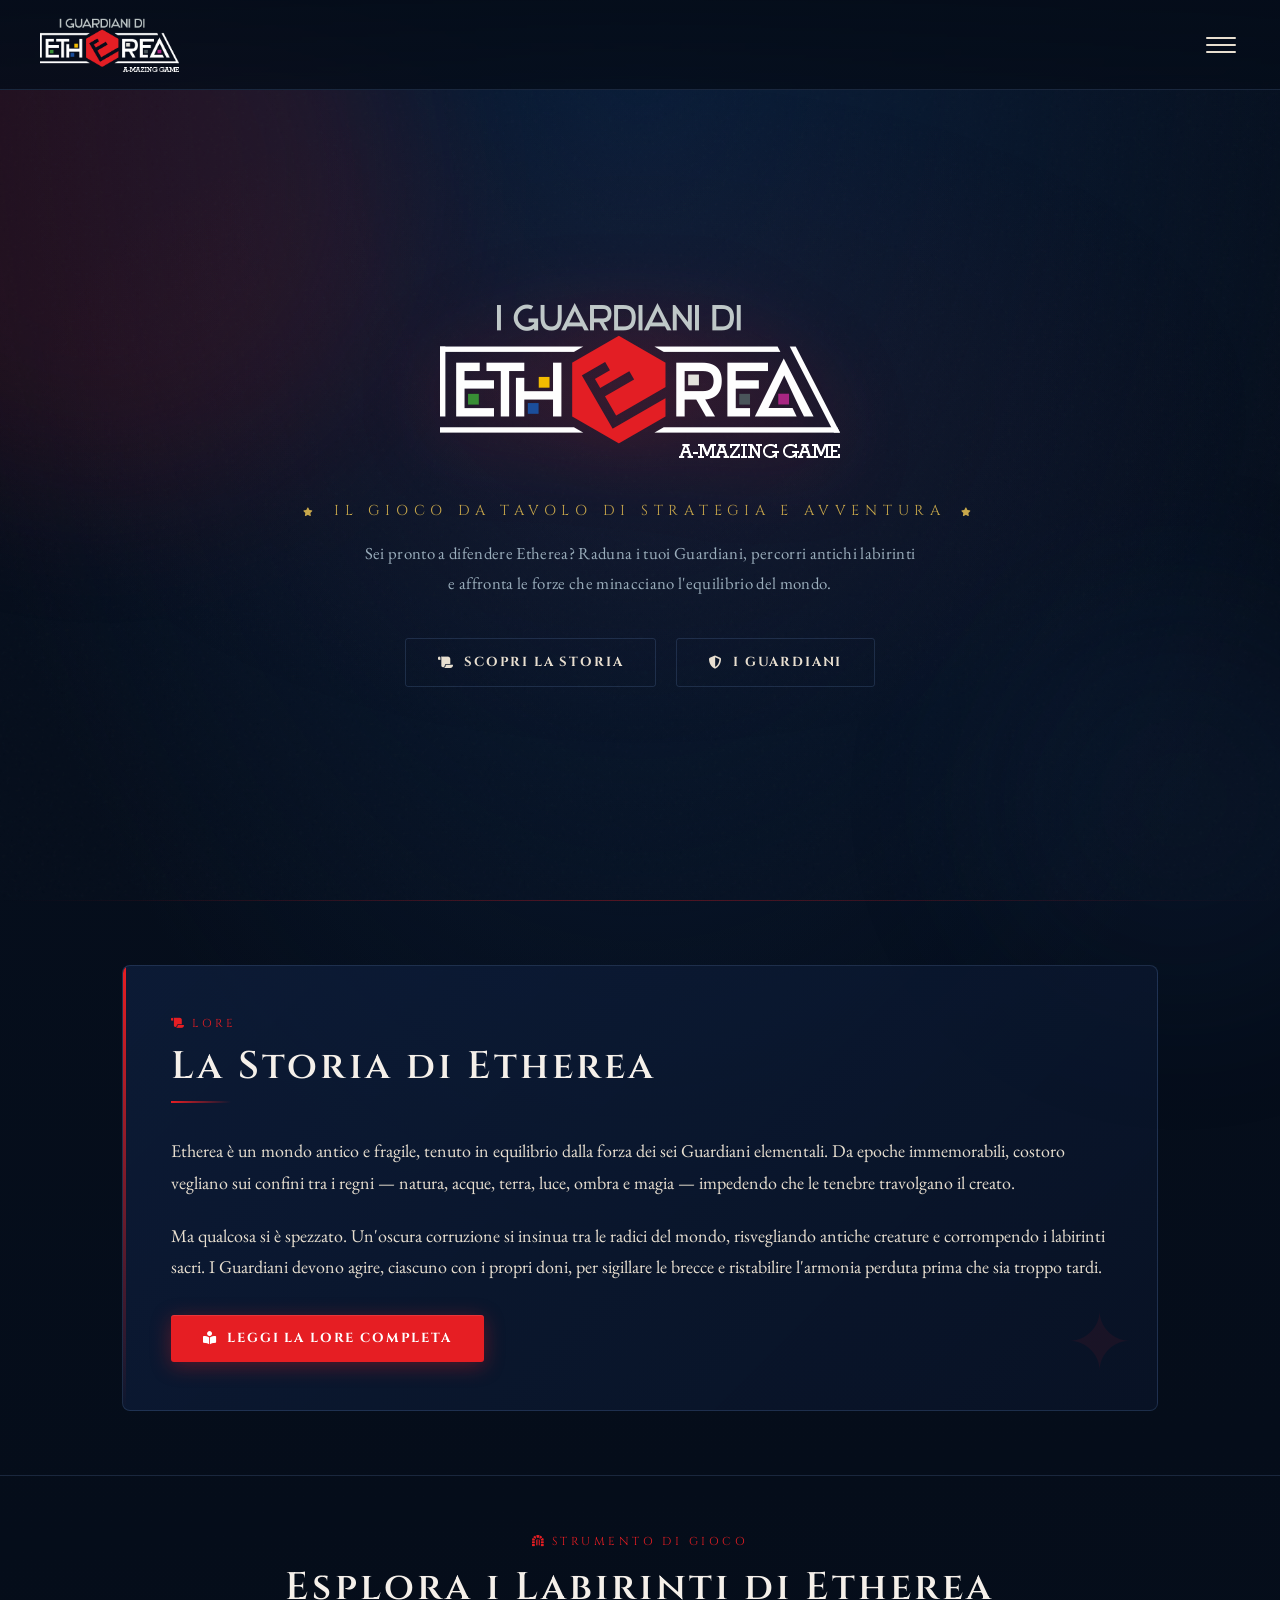
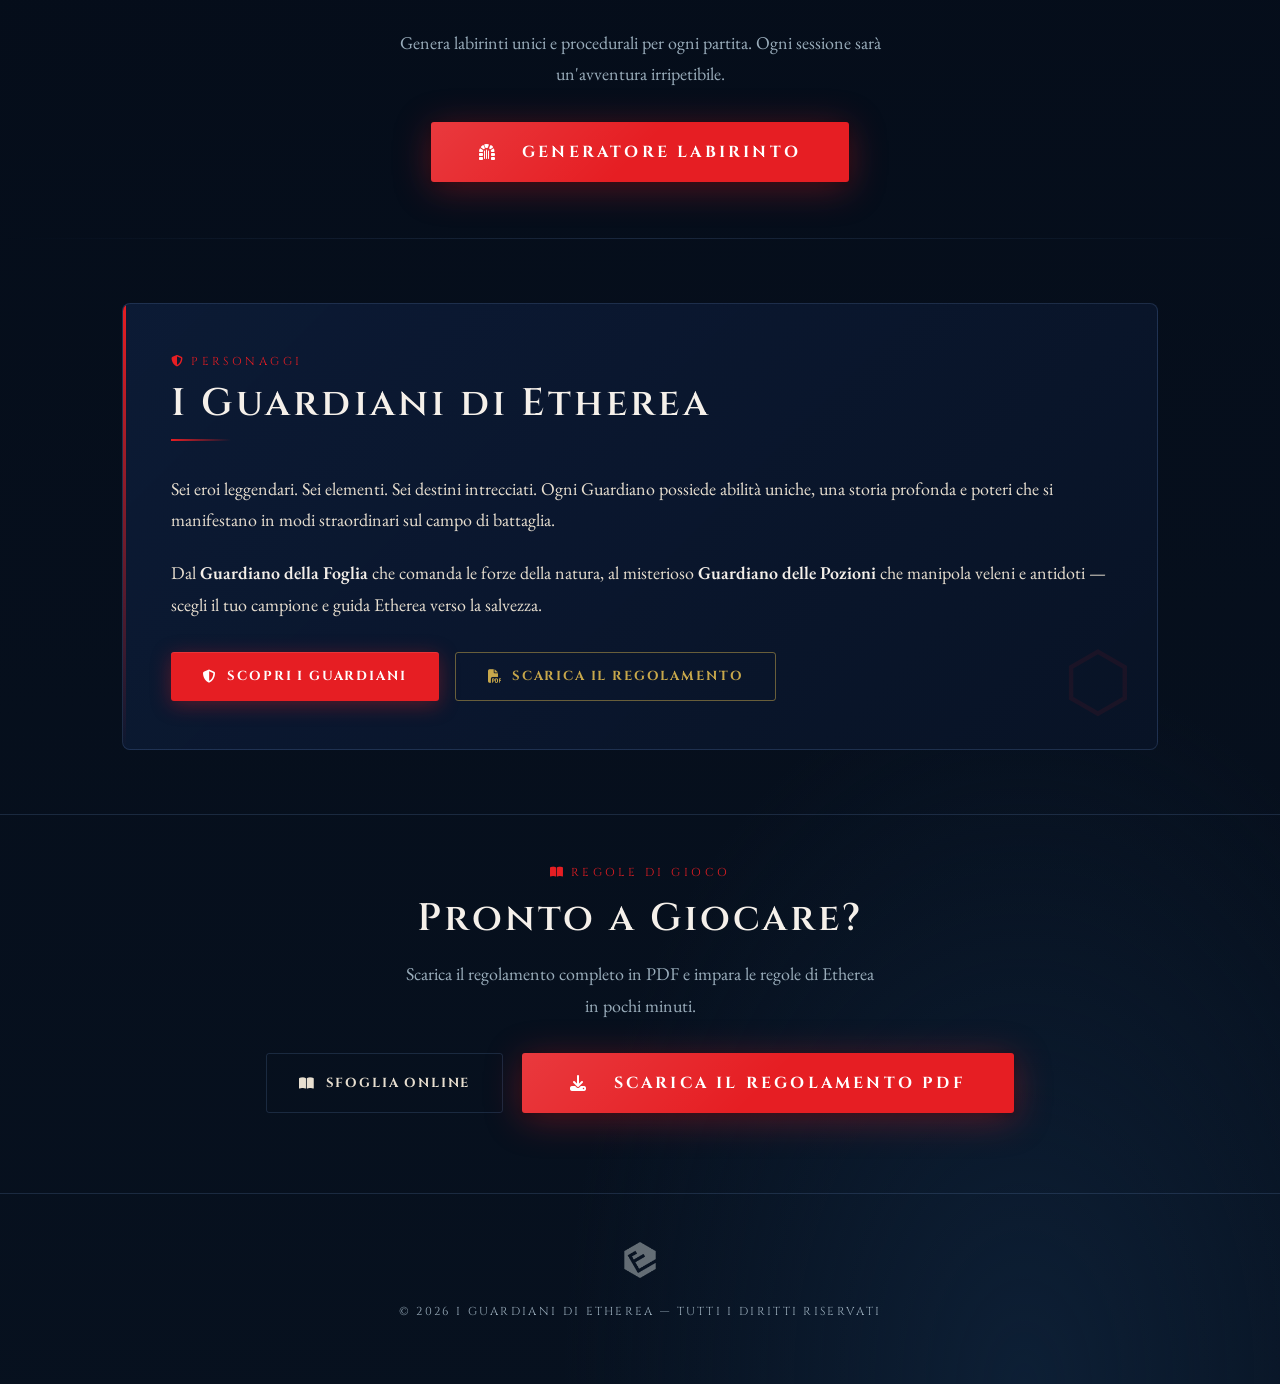
<file: index.html>
<!DOCTYPE html>
<html lang="it">
<head>
  <meta charset="UTF-8">
  <meta name="viewport" content="width=device-width, initial-scale=1.0">
  <title>I Guardiani di Etherea</title>
  <meta name="description" content="I Guardiani di Etherea — gioco da tavolo epico di strategia e avventura.">

  <!-- Favicon -->
  <link rel="icon" type="image/png" href="img/logo_i.png">

  <!-- Font Awesome -->
  <link rel="stylesheet" href="https://cdnjs.cloudflare.com/ajax/libs/font-awesome/6.5.1/css/all.min.css"
        integrity="sha512-DTOQO9RWCH3ppGqcWaEA1BIZOC6xxalwEsw9c2QQeAIftl+Vegovlnee1c9QX4TctnWMn13TZye+giMm8e2LwA=="
        crossorigin="anonymous" referrerpolicy="no-referrer" />

  <!-- Stylesheet -->
  <link rel="stylesheet" href="stylesheet.css">

  <style>
    /* ── INDEX-ONLY STYLES ── */
    .hero-intro {
      max-width: 560px;
      margin: 0 auto 2.5rem;
      color: var(--text-muted);
      font-size: 1.05rem;
      letter-spacing: 0.02em;
      animation: fadeUp 1s 0.35s ease both;
    }

    .hero-cta {
      animation: fadeUp 1s 0.55s ease both;
      display: flex;
      flex-wrap: wrap;
      gap: 1.2rem;
      justify-content: center;
    }

    /* Floating decorative orbs */
    .orb {
      position: absolute;
      border-radius: 50%;
      pointer-events: none;
      z-index: 0;
      filter: blur(80px);
      opacity: 0.12;
    }
    .orb-1 { width: 600px; height: 600px; background: var(--red); top: -200px; left: -200px; }
    .orb-2 { width: 400px; height: 400px; background: #1a3a6a; bottom: -100px; right: -100px; }
  </style>
</head>
<body>

<!-- Menu container (filled by menu.js) -->
<div id="nav-container"></div>

<div class="page-wrapper">

  <!-- ═══ HERO ═══ -->
  <section class="hero">
    <div class="orb orb-1"></div>
    <div class="orb orb-2"></div>

    <div class="hero-logo" style="position:relative;z-index:1;">
      <img src="img/logo_b.png" alt="I Guardiani di Etherea">
    </div>

    <p class="hero-tagline">
      <i class="fa-solid fa-star" style="font-size:0.6em;margin-right:0.6em;"></i>
      Il gioco da tavolo di strategia e avventura
      <i class="fa-solid fa-star" style="font-size:0.6em;margin-left:0.6em;"></i>
    </p>

    <p class="hero-intro">
      Sei pronto a difendere Etherea? Raduna i tuoi Guardiani, percorri antichi labirinti
      e affronta le forze che minacciano l'equilibrio del mondo.
    </p>

    <div class="hero-cta">
      <a href="storia.html" class="btn btn-ghost">
        <i class="fa-solid fa-scroll"></i> Scopri la Storia
      </a>
      <a href="guardiani.html" class="btn btn-ghost">
        <i class="fa-solid fa-shield-halved"></i> I Guardiani
      </a>
    </div>
  </section>

  <div class="red-glow-line"></div>

  <!-- ═══ SEZIONE: STORIA ═══ -->
  <section class="home-section">
    <div class="container">
      <div class="home-card fade-in-on-scroll">
        <span class="ornament">✦</span>
        <span class="section-label">
          <i class="fa-solid fa-scroll" style="margin-right:0.4em;"></i>Lore
        </span>
        <h2 class="section-title">La Storia di Etherea</h2>
        <p>
          Etherea è un mondo antico e fragile, tenuto in equilibrio dalla forza dei sei Guardiani elementali.
          Da epoche immemorabili, costoro vegliano sui confini tra i regni — natura, acque, terra, luce,
          ombra e magia — impedendo che le tenebre travolgano il creato.
        </p>
        <p>
          Ma qualcosa si è spezzato. Un'oscura corruzione si insinua tra le radici del mondo,
          risvegliando antiche creature e corrompendo i labirinti sacri. I Guardiani devono agire,
          ciascuno con i propri doni, per sigillare le brecce e ristabilire l'armonia perduta
          prima che sia troppo tardi.
        </p>
        <div class="home-card-actions">
          <a href="storia.html" class="btn btn-primary">
            <i class="fa-solid fa-book-open-reader"></i> Leggi la lore completa
          </a>
        </div>
      </div>
    </div>
  </section>

  <!-- ═══ CTA: GENERATORE LABIRINTO ═══ -->
  <section class="home-section" style="text-align:center; padding: 3.5rem 0;">
    <div class="container">
      <div class="fade-in-on-scroll">
        <span class="section-label" style="display:block;margin-bottom:0.8rem;">
          <i class="fa-solid fa-dungeon" style="margin-right:0.4em;"></i>Strumento di Gioco
        </span>
        <h2 style="margin-bottom:1rem;">Esplora i Labirinti di Etherea</h2>
        <p style="max-width:500px;margin:0 auto 2rem;color:var(--text-muted);">
          Genera labirinti unici e procedurali per ogni partita. Ogni sessione sarà un'avventura irripetibile.
        </p>
        <a href="maze-gen.html" target="_blank" class="btn btn-primary btn-hero">
          <i class="fa-solid fa-dungeon"></i>&nbsp; Generatore Labirinto
        </a>
      </div>
    </div>
  </section>

  <div class="divider"></div>

  <!-- ═══ SEZIONE: GUARDIANI ═══ -->
  <section class="home-section">
    <div class="container">
      <div class="home-card fade-in-on-scroll">
        <span class="ornament">⬡</span>
        <span class="section-label">
          <i class="fa-solid fa-shield-halved" style="margin-right:0.4em;"></i>Personaggi
        </span>
        <h2 class="section-title">I Guardiani di Etherea</h2>
        <p>
          Sei eroi leggendari. Sei elementi. Sei destini intrecciati.
          Ogni Guardiano possiede abilità uniche, una storia profonda e poteri che
          si manifestano in modi straordinari sul campo di battaglia.
        </p>
        <p>
          Dal <strong>Guardiano della Foglia</strong> che comanda le forze della natura,
          al misterioso <strong>Guardiano delle Pozioni</strong> che manipola veleni e antidoti —
          scegli il tuo campione e guida Etherea verso la salvezza.
        </p>
        <div class="home-card-actions">
          <a href="guardiani.html" class="btn btn-primary">
            <i class="fa-solid fa-shield-halved"></i> Scopri i Guardiani
          </a>
          <a href="regolamento.pdf" download class="btn btn-gold">
            <i class="fa-solid fa-file-pdf"></i> Scarica il Regolamento
          </a>
        </div>
      </div>
    </div>
  </section>

  <!-- ═══ CTA: REGOLAMENTO ═══ -->
  <section class="home-section" style="text-align:center; padding: 3rem 0 5rem;">
    <div class="container">
      <div class="fade-in-on-scroll">
        <span class="section-label" style="display:block;margin-bottom:0.8rem;">
          <i class="fa-solid fa-book-open" style="margin-right:0.4em;"></i>Regole di Gioco
        </span>
        <h2 style="margin-bottom:1rem;">Pronto a Giocare?</h2>
        <p style="max-width:480px;margin:0 auto 2rem;color:var(--text-muted);">
          Scarica il regolamento completo in PDF e impara le regole di Etherea in pochi minuti.
        </p>
        <div style="display:flex;gap:1.2rem;justify-content:center;flex-wrap:wrap;">
          <a href="regolamento.html" class="btn btn-ghost">
            <i class="fa-solid fa-book-open"></i> Sfoglia online
          </a>
          <a href="regolamento.pdf" download class="btn btn-primary btn-hero">
            <i class="fa-solid fa-download"></i>&nbsp; Scarica il Regolamento PDF
          </a>
        </div>
      </div>
    </div>
  </section>

</div><!-- /page-wrapper -->

<!-- Footer -->
<footer>
  <img src="img/logo_i.png" alt="Etherea" class="footer-logo">
  <p>
    &copy; <span id="year"></span> I Guardiani di Etherea &mdash;
    Tutti i diritti riservati
  </p>
</footer>

<script src="menu.js"></script>
<script>
  document.getElementById('year').textContent = new Date().getFullYear();
</script>
</body>
</html>
</file>
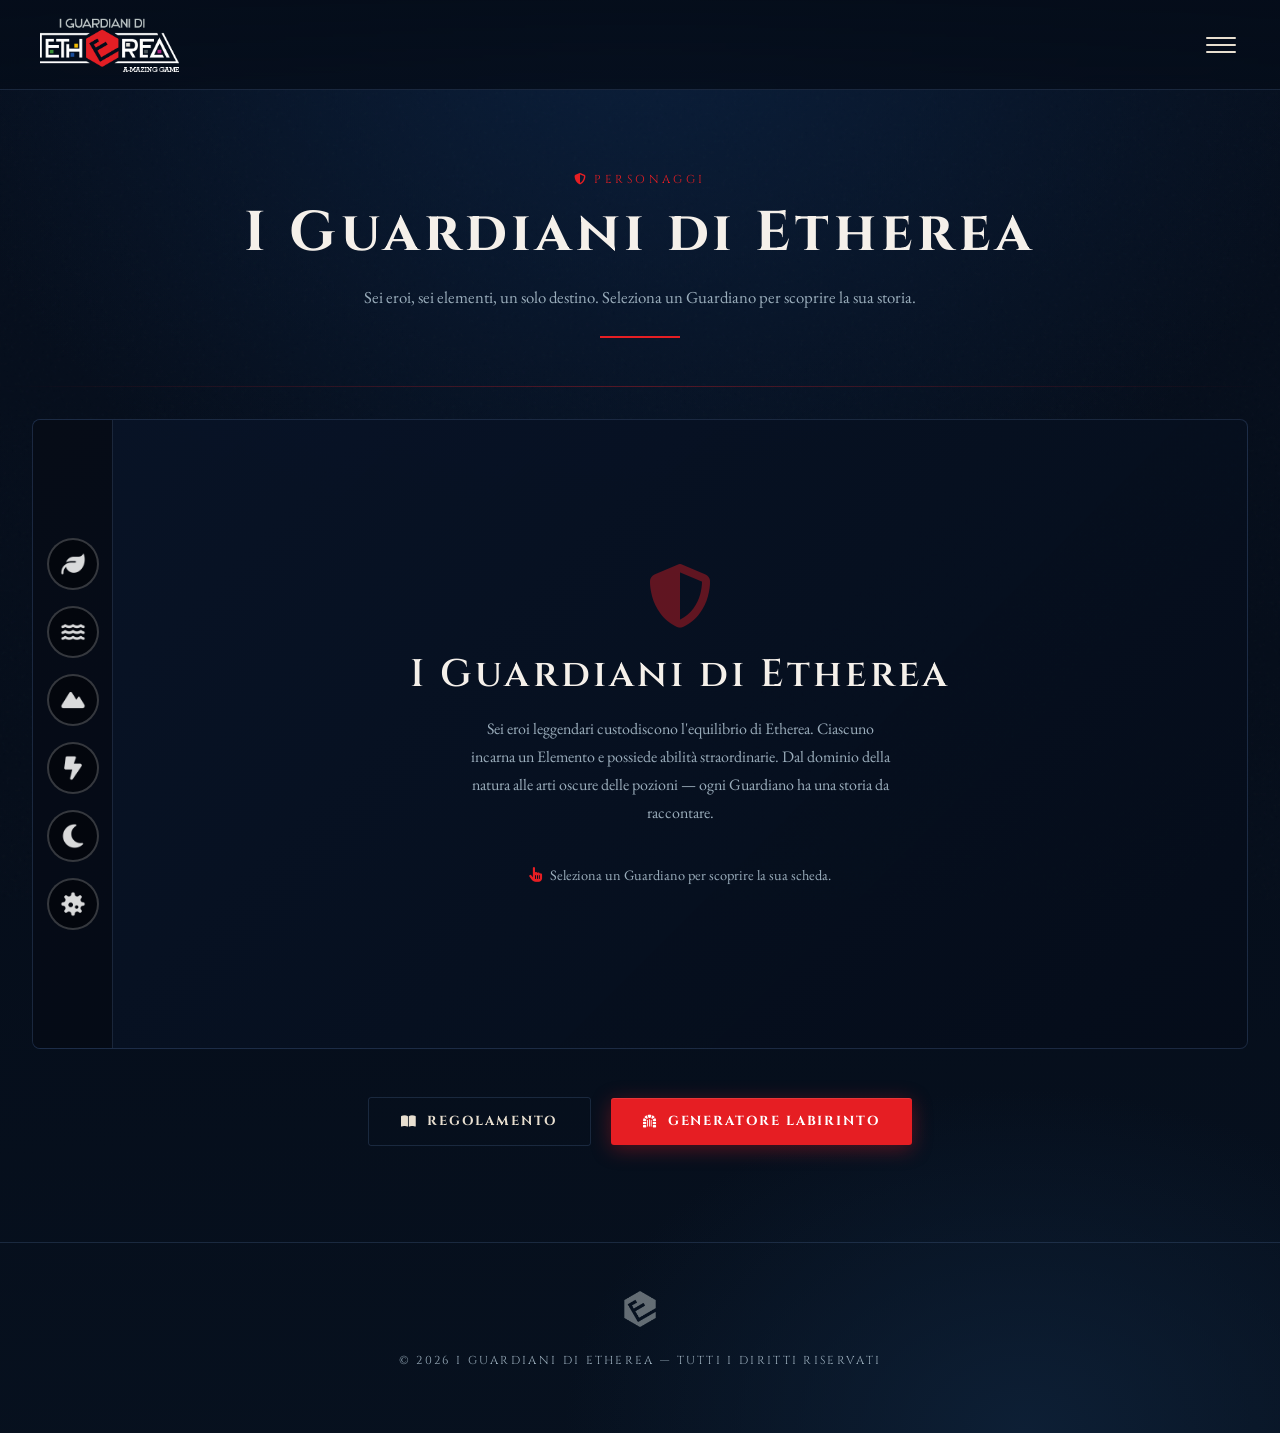
<file: guardiani.html>
<!DOCTYPE html>
<html lang="it">
<head>
  <meta charset="UTF-8">
  <meta name="viewport" content="width=device-width, initial-scale=1.0">
  <title>I Guardiani — I Guardiani di Etherea</title>
  <meta name="description" content="Conosci i sei Guardiani di Etherea: eroi elementali con poteri unici.">

  <!-- Favicon -->
  <link rel="icon" type="image/png" href="img/logo_i.png">

  <!-- Font Awesome -->
  <link rel="stylesheet" href="https://cdnjs.cloudflare.com/ajax/libs/font-awesome/6.5.1/css/all.min.css"
        integrity="sha512-DTOQO9RWCH3ppGqcWaEA1BIZOC6xxalwEsw9c2QQeAIftl+Vegovlnee1c9QX4TctnWMn13TZye+giMm8e2LwA=="
        crossorigin="anonymous" referrerpolicy="no-referrer" />

  <!-- Stylesheet -->
  <link rel="stylesheet" href="stylesheet.css">

  <style>
    /* ── GUARDIANI-ONLY STYLES ── */
    .guardiani-section {
      padding: 2rem 0 5rem;
    }

    /* Glow ring around active btn */
    .guardian-btn.active {
      box-shadow: 0 0 0 3px rgba(255,255,255,0.15), 0 0 20px var(--g-color);
    }

    /* Tooltip label on hover */
    .guardian-btn::after {
      content: attr(data-tooltip);
      position: absolute;
      left: calc(100% + 12px);
      top: 50%;
      transform: translateY(-50%);
      background: rgba(5,13,26,0.95);
      color: var(--text-light);
      font-family: var(--font-display);
      font-size: 0.7rem;
      letter-spacing: 0.1em;
      text-transform: uppercase;
      white-space: nowrap;
      padding: 0.4rem 0.8rem;
      border-radius: 3px;
      border: 1px solid var(--blue-border);
      opacity: 0;
      pointer-events: none;
      transition: opacity 0.25s ease;
      z-index: 20;
    }

    /* On mobile, tooltip goes below */
    @media (max-width: 768px) {
      .guardian-btn::after {
        left: 50%;
        top: calc(100% + 8px);
        transform: translateX(-50%);
      }
    }

    .guardian-btn:hover::after {
      opacity: 1;
    }

    /* Welcome illustration */
    .welcome-icon {
      font-size: 4rem;
      color: var(--red);
      opacity: 0.4;
      margin-bottom: 1.5rem;
      display: block;
    }

    /* Card background tint based on guardian */
    .guardian-card[data-guardian="foglia"] .guardian-img-col { background: rgba(60,160,60,0.06); }
    .guardian-card[data-guardian="acque"]  .guardian-img-col { background: rgba(30,80,155,0.1); }
    .guardian-card[data-guardian="terra"]  .guardian-img-col { background: rgba(245,190,0,0.06); }
    .guardian-card[data-guardian="luce"]   .guardian-img-col { background: rgba(230,225,220,0.05); }
    .guardian-card[data-guardian="tenebre"].guardian-img-col { background: rgba(85,90,90,0.15); }
    .guardian-card[data-guardian="pozioni"].guardian-img-col { background: rgba(150,40,130,0.08); }

    /* Stat bars */
    .stat-bar-row {
      display: flex;
      align-items: center;
      gap: 0.8rem;
      margin-bottom: 0.5rem;
      font-size: 0.85rem;
      font-family: var(--font-display);
      letter-spacing: 0.06em;
    }

    .stat-bar-label {
      width: 90px;
      color: var(--text-muted);
      flex-shrink: 0;
      font-size: 0.72rem;
      text-transform: uppercase;
    }

    .stat-bar-track {
      flex: 1;
      height: 5px;
      background: rgba(255,255,255,0.07);
      border-radius: 3px;
      overflow: hidden;
    }

    .stat-bar-fill {
      height: 100%;
      border-radius: 3px;
      transition: width 0.8s cubic-bezier(0.23, 1, 0.32, 1);
    }

    .stat-value {
      width: 24px;
      text-align: right;
      font-size: 0.75rem;
      color: var(--text-muted);
    }

    .stats-block {
      margin: 1.5rem 0;
      padding: 1rem 1.2rem;
      background: rgba(255,255,255,0.03);
      border-radius: 6px;
      border: 1px solid rgba(255,255,255,0.06);
    }

    .ability-tag {
      display: inline-block;
      padding: 0.25rem 0.7rem;
      border-radius: 20px;
      font-size: 0.72rem;
      font-family: var(--font-display);
      letter-spacing: 0.08em;
      text-transform: uppercase;
      border: 1px solid currentColor;
      margin: 0.25rem 0.2rem 0.25rem 0;
      opacity: 0.85;
    }

    /* Matchups */
    .matchups-container {
      display: flex;
      gap: 1.5rem;
      margin: 1.5rem 0;
    }

    .matchup-box {
      flex: 1;
      display: flex;
      flex-direction: column;
      gap: 0.4rem;
    }

    .matchup-label {
      font-family: var(--font-display);
      font-size: 0.75rem;
      letter-spacing: 0.08em;
      text-transform: uppercase;
      display: flex;
      align-items: center;
      gap: 0.5rem;
    }

    .matchup-label.effective {
      color: #2e7d32; /* Verde scuro */
    }

    .matchup-label.weak {
      color: #c62828; /* Rosso scuro */
    }

    .matchup-bar {
      height: 20px;
      border-radius: 10px;
      background: rgba(255,255,255,0.07);
      position: relative;
      overflow: hidden;
      display: flex;
      align-items: center;
    }

    .matchup-bar-fill {
      position: absolute;
      top: 0;
      left: 0;
      height: 100%;
      width: 100%;
    }

    .matchup-element-name {
      position: relative;
      width: 100%;
      text-align: center;
      font-size: 0.75rem;
      font-family: var(--font-display);
      text-transform: uppercase;
      letter-spacing: 0.1em;
      color: #000000aa;
      text-shadow: 0 0 2px rgba(0,0,0,0.8);
      z-index: 1;
    }
  </style>
</head>
<body>

<div id="nav-container"></div>

<div class="page-wrapper">

  <!-- Page hero -->
  <div class="page-hero">
    <div class="container">
      <span class="section-label">
        <i class="fa-solid fa-shield-halved" style="margin-right:0.4em;"></i>Personaggi
      </span>
      <h1>I Guardiani di Etherea</h1>
      <p style="max-width:560px;margin:1rem auto 0;color:var(--text-muted);font-size:1.05rem;">
        Sei eroi, sei elementi, un solo destino. Seleziona un Guardiano per scoprire la sua storia.
      </p>
    </div>
  </div>

  <div class="red-glow-line"></div>

  <!-- ═══ GUARDIANI LAYOUT ═══ -->
  <section class="guardiani-section">
    <div class="container--wide">

      <div class="guardiani-layout" id="guardianiLayout">

        <!-- ── RAIL: bottoni laterali ── -->
        <div class="guardian-rail" role="tablist" aria-label="Seleziona un Guardiano">

          <button class="guardian-btn"
                  data-guardian="foglia"
                  data-tooltip="Guardiano della Foglia"
                  role="tab" aria-selected="false" aria-controls="card-foglia">
            <img src="img/icona_foglia.png" alt="Foglia">
          </button>

          <button class="guardian-btn"
                  data-guardian="acque"
                  data-tooltip="Guardiano delle Acque"
                  role="tab" aria-selected="false" aria-controls="card-acque">
            <img src="img/icona_acque.png" alt="Acque">
          </button>

          <button class="guardian-btn"
                  data-guardian="terra"
                  data-tooltip="Guardiana della Terra"
                  role="tab" aria-selected="false" aria-controls="card-terra">
            <img src="img/icona_terra.png" alt="Terra">
          </button>

          <button class="guardian-btn"
                  data-guardian="luce"
                  data-tooltip="Guardiano della Luce"
                  role="tab" aria-selected="false" aria-controls="card-luce">
            <img src="img/icona_luce.png" alt="Luce">
          </button>

          <button class="guardian-btn"
                  data-guardian="tenebre"
                  data-tooltip="Guardiana delle Tenebre"
                  role="tab" aria-selected="false" aria-controls="card-tenebre">
            <img src="img/icona_tenebre.png" alt="Tenebre">
          </button>

          <button class="guardian-btn"
                  data-guardian="pozioni"
                  data-tooltip="Guardiano delle Pozioni"
                  role="tab" aria-selected="false" aria-controls="card-pozioni">
            <img src="img/icona_pozioni.png" alt="Pozioni">
          </button>

        </div><!-- /guardian-rail -->

        <!-- ── PANEL: schede dei guardiani ── -->
        <div class="guardian-panel" role="tabpanel">

          <!-- WELCOME (default) -->
          <div class="guardian-welcome" id="guardianWelcome">
            <i class="fa-solid fa-shield-halved welcome-icon"></i>
            <h2 style="margin-bottom:1rem;">I Guardiani di Etherea</h2>
            <p style="max-width:420px;color:var(--text-muted);font-size:1rem;">
              Sei eroi leggendari custodiscono l'equilibrio di Etherea. Ciascuno incarna un Elemento
              e possiede abilità straordinarie. Dal dominio della natura alle arti oscure delle pozioni —
              ogni Guardiano ha una storia da raccontare.
            </p>
            <p style="color:var(--text-muted);font-size:0.9rem;margin-top:1rem;">
              <i class="fa-solid fa-hand-pointer" style="color:var(--red);margin-right:0.4em;"></i>
              Seleziona un Guardiano per scoprire la sua scheda.
            </p>
          </div>

          <!-- ─── CARD: FOGLIA ─── -->
          <div class="guardian-card" id="card-foglia" data-guardian="foglia" role="tabpanel">
            <div class="guardian-img-col">
              <img src="img/guardiano_foglia.png" alt="Guardiano della Foglia">
            </div>
            <div class="guardian-text-col">
              <h2 class="guardian-name" style="color:#3CA03C;">Sylvaran</h2>
              <p class="guardian-role">Guardiano della Foglia &bull; Signore della Natura</p>
              <div class="guardian-divider" style="color:#3CA03C;"></div>

              <p>
                [Testo segnaposto] <span class="g-em" style="color:#3CA03C;">Sylvaran</span> nacque
                nel cuore della <strong>Grande Foresta Eterna</strong>, dove gli alberi parlano in lingue
                antiche e le radici celano segreti millenari. Fin dal primo respiro, la natura stessa
                lo riconobbe come proprio guardiano, cingendolo di un'aura di foglie luminose.
              </p>
              <p>
                [Testo segnaposto] Con il suo <em>Bastone delle Radici</em>, Sylvaran può evocare
                barriere di rovi, guarire le ferite dei compagni con linfe magiche e comandare
                agli spiriti boschivi di guidare la squadra attraverso i labirinti più intricati.
                La sua presenza <strong>accelera la crescita</strong> delle piante alleate e
                <strong>indebolisce le creature oscure</strong> che temono la luce verde.
              </p>

              <div class="stats-block">
                <div class="stat-bar-row">
                  <span class="stat-bar-label">Forza</span>
                  <div class="stat-bar-track"><div class="stat-bar-fill" style="width:55%;background:#3CA03C;"></div></div>
                  <span class="stat-value">5</span>
                </div>
                <div class="stat-bar-row">
                  <span class="stat-bar-label">Agilità</span>
                  <div class="stat-bar-track"><div class="stat-bar-fill" style="width:75%;background:#3CA03C;"></div></div>
                  <span class="stat-value">7</span>
                </div>
                <div class="stat-bar-row">
                  <span class="stat-bar-label">Magia</span>
                  <div class="stat-bar-track"><div class="stat-bar-fill" style="width:85%;background:#3CA03C;"></div></div>
                  <span class="stat-value">8</span>
                </div>
                <div class="stat-bar-row">
                  <span class="stat-bar-label">Resistenza</span>
                  <div class="stat-bar-track"><div class="stat-bar-fill" style="width:65%;background:#3CA03C;"></div></div>
                  <span class="stat-value">6</span>
                </div>
              </div>

              <div class="matchups-container">
                <div class="matchup-box">
                  <div class="matchup-label effective">
                    <i class="fa-solid fa-arrow-up-right-dots"></i> Efficace su
                  </div>
                  <div class="matchup-bar">
                    <div class="matchup-bar-fill" style="background:#1E509B;"></div>
                    <span class="matchup-element-name">Acque</span>
                  </div>
                </div>
                <div class="matchup-box">
                  <div class="matchup-label weak">
                    <i class="fa-solid fa-skull-crossbones"></i> Debole a
                  </div>
                  <div class="matchup-bar">
                    <div class="matchup-bar-fill" style="background:#962882;"></div>
                    <span class="matchup-element-name">Veleno (Pozioni)</span>
                  </div>
                </div>
              </div>

              <div style="margin-top:0.5rem;">
                <span class="ability-tag" style="color:#3CA03C;">Rigenerazione</span>
                <span class="ability-tag" style="color:#3CA03C;">Controllo Radici</span>
                <span class="ability-tag" style="color:#3CA03C;">Spirito del Bosco</span>
              </div>

              <p style="margin-top:1.5rem;font-size:0.92rem;color:var(--text-muted);">
                [Testo segnaposto] Il punto debole di Sylvaran è il fuoco: le fiamme oscure dei nemici
                riducono drasticamente le sue capacità magiche. Tuttavia, in presenza di acqua alleata,
                diventa quasi invincibile.
              </p>
            </div>
          </div><!-- /card-foglia -->

          <!-- ─── CARD: ACQUE ─── -->
          <div class="guardian-card" id="card-acque" data-guardian="acque" role="tabpanel">
            <div class="guardian-img-col">
              <img src="img/guardiano_acque.png" alt="Guardiano delle Acque">
            </div>
            <div class="guardian-text-col">
              <h2 class="guardian-name" style="color:#1E509B;">Marevir</h2>
              <p class="guardian-role">Guardiano delle Acque &bull; Signore delle Correnti</p>
              <div class="guardian-divider" style="color:#1E509B;"></div>

              <p>
                [Testo segnaposto] <span class="g-em" style="color:#1E509B;">Marevir</span> è
                antichissimo quanto il primo oceano. Nacque da una goccia dell'<strong>Acqua Primordiale</strong>
                che scorreva prima ancora che il mondo avesse forma definitiva. La sua voce risuona
                come onde sugli scogli, e il suo sguardo ha la profondità degli abissi insondabili.
              </p>
              <p>
                [Testo segnaposto] Marevir può creare barriere liquide, lanciare getti d'acqua
                potentissimi e <em>purificare aree contaminate</em> dalla corruzione. Sul tabellone,
                i suoi movimenti raddoppiano su caselle acquatiche e può attraversare ostacoli
                che bloccherebbero altri Guardiani grazie alla sua natura fluida.
              </p>

              <div class="stats-block">
                <div class="stat-bar-row">
                  <span class="stat-bar-label">Forza</span>
                  <div class="stat-bar-track"><div class="stat-bar-fill" style="width:60%;background:#1E509B;"></div></div>
                  <span class="stat-value">6</span>
                </div>
                <div class="stat-bar-row">
                  <span class="stat-bar-label">Agilità</span>
                  <div class="stat-bar-track"><div class="stat-bar-fill" style="width:90%;background:#1E509B;"></div></div>
                  <span class="stat-value">9</span>
                </div>
                <div class="stat-bar-row">
                  <span class="stat-bar-label">Magia</span>
                  <div class="stat-bar-track"><div class="stat-bar-fill" style="width:80%;background:#1E509B;"></div></div>
                  <span class="stat-value">8</span>
                </div>
                <div class="stat-bar-row">
                  <span class="stat-bar-label">Resistenza</span>
                  <div class="stat-bar-track"><div class="stat-bar-fill" style="width:50%;background:#1E509B;"></div></div>
                  <span class="stat-value">5</span>
                </div>
              </div>

              <div class="matchups-container">
                <div class="matchup-box">
                  <div class="matchup-label effective">
                    <i class="fa-solid fa-arrow-up-right-dots"></i> Efficace su
                  </div>
                  <div class="matchup-bar">
                    <div class="matchup-bar-fill" style="background:#F5BE00;"></div>
                    <span class="matchup-element-name">Terra</span>
                  </div>
                </div>
                <div class="matchup-box">
                  <div class="matchup-label weak">
                    <i class="fa-solid fa-skull-crossbones"></i> Debole a
                  </div>
                  <div class="matchup-bar">
                    <div class="matchup-bar-fill" style="background:#3CA03C;"></div>
                    <span class="matchup-element-name">Foglia</span>
                  </div>
                </div>
              </div>

              <div style="margin-top:0.5rem;">
                <span class="ability-tag" style="color:#1E509B;">Forma Liquida</span>
                <span class="ability-tag" style="color:#1E509B;">Purificazione</span>
                <span class="ability-tag" style="color:#1E509B;">Onda Devastante</span>
              </div>
            </div>
          </div><!-- /card-acque -->

          <!-- ─── CARD: TERRA ─── -->
          <div class="guardian-card" id="card-terra" data-guardian="terra" role="tabpanel">
            <div class="guardian-img-col">
              <img src="img/guardiano_terra.png" alt="Guardiana della Terra">
            </div>
            <div class="guardian-text-col">
              <h2 class="guardian-name" style="color:#F5BE00;">Aurantha</h2>
              <p class="guardian-role">Guardiana della Terra &bull; Plasmastrice di Monti</p>
              <div class="guardian-divider" style="color:#F5BE00;"></div>

              <p>
                [Testo segnaposto] <span class="g-em" style="color:#F5BE00;">Aurantha</span> è
                una forza granitica e immutabile. Nata dall'incontro di magma e cristallo nelle
                profondità della <strong>Montagna Eterna</strong>, porta nel suo corpo venature
                dorate che brillano come filoni d'oro. La terra obbedisce alla sua voce come un
                fedele alleato.
              </p>
              <p>
                [Testo segnaposto] Aurantha può erigere muri di pietra istantanei, creare terremoti
                localizzati per stordire i nemici e aprire passaggi sotterranei segreti.
                È la <strong>più resistente</strong> tra tutti i Guardiani, capace di
                <em>assorbire danni devastanti</em> senza cedere.
              </p>

              <div class="stats-block">
                <div class="stat-bar-row">
                  <span class="stat-bar-label">Forza</span>
                  <div class="stat-bar-track"><div class="stat-bar-fill" style="width:95%;background:#F5BE00;"></div></div>
                  <span class="stat-value">9</span>
                </div>
                <div class="stat-bar-row">
                  <span class="stat-bar-label">Agilità</span>
                  <div class="stat-bar-track"><div class="stat-bar-fill" style="width:35%;background:#F5BE00;"></div></div>
                  <span class="stat-value">3</span>
                </div>
                <div class="stat-bar-row">
                  <span class="stat-bar-label">Magia</span>
                  <div class="stat-bar-track"><div class="stat-bar-fill" style="width:60%;background:#F5BE00;"></div></div>
                  <span class="stat-value">6</span>
                </div>
                <div class="stat-bar-row">
                  <span class="stat-bar-label">Resistenza</span>
                  <div class="stat-bar-track"><div class="stat-bar-fill" style="width:100%;background:#F5BE00;"></div></div>
                  <span class="stat-value">10</span>
                </div>
              </div>

              <div class="matchups-container">
                <div class="matchup-box">
                  <div class="matchup-label effective">
                    <i class="fa-solid fa-arrow-up-right-dots"></i> Efficace su
                  </div>
                  <div class="matchup-bar">
                    <div class="matchup-bar-fill" style="background:#E6E1DC;"></div>
                    <span class="matchup-element-name">Luce</span>
                  </div>
                </div>
                <div class="matchup-box">
                  <div class="matchup-label weak">
                    <i class="fa-solid fa-skull-crossbones"></i> Debole a
                  </div>
                  <div class="matchup-bar">
                    <div class="matchup-bar-fill" style="background:#1E509B;"></div>
                    <span class="matchup-element-name">Acque</span>
                  </div>
                </div>
              </div>

              <div style="margin-top:0.5rem;">
                <span class="ability-tag" style="color:#F5BE00;">Muro di Pietra</span>
                <span class="ability-tag" style="color:#F5BE00;">Terremoto</span>
                <span class="ability-tag" style="color:#F5BE00;">Pelle di Granito</span>
              </div>
            </div>
          </div><!-- /card-terra -->

          <!-- ─── CARD: LUCE ─── -->
          <div class="guardian-card" id="card-luce" data-guardian="luce" role="tabpanel">
            <div class="guardian-img-col">
              <img src="img/guardiano_luce.png" alt="Guardiano della Luce">
            </div>
            <div class="guardian-text-col">
              <h2 class="guardian-name" style="color:#E6E1DC;">Luminael</h2>
              <p class="guardian-role">Guardiano della Luce &bull; Portatore dell'Alba</p>
              <div class="guardian-divider" style="color:#E6E1DC;"></div>

              <p>
                [Testo segnaposto] <span class="g-em" style="color:#E6E1DC;">Luminael</span>
                è l'incarnazione della speranza. Il suo corpo emette un bagliore argenteo visibile
                anche nelle tenebre più profonde, e la sua presenza <strong>infonde coraggio</strong>
                nei compagni e <strong>terrore nelle creature oscure</strong>. Visse per millenni
                tra gli dei della luce prima di discendere a proteggere Etherea.
              </p>
              <p>
                [Testo segnaposto] Luminael può rivelare percorsi nascosti illuminando il labirinto,
                <em>purificare compagni dalla corruzione</em> e lanciare raggi di luce pura che
                infliggono danni massicci alle entità dell'ombra. È il supporto ideale del gruppo,
                capace di ribaltare situazioni disperate.
              </p>

              <div class="stats-block">
                <div class="stat-bar-row">
                  <span class="stat-bar-label">Forza</span>
                  <div class="stat-bar-track"><div class="stat-bar-fill" style="width:45%;background:#E6E1DC;"></div></div>
                  <span class="stat-value">4</span>
                </div>
                <div class="stat-bar-row">
                  <span class="stat-bar-label">Agilità</span>
                  <div class="stat-bar-track"><div class="stat-bar-fill" style="width:70%;background:#E6E1DC;"></div></div>
                  <span class="stat-value">7</span>
                </div>
                <div class="stat-bar-row">
                  <span class="stat-bar-label">Magia</span>
                  <div class="stat-bar-track"><div class="stat-bar-fill" style="width:100%;background:#E6E1DC;"></div></div>
                  <span class="stat-value">10</span>
                </div>
                <div class="stat-bar-row">
                  <span class="stat-bar-label">Resistenza</span>
                  <div class="stat-bar-track"><div class="stat-bar-fill" style="width:55%;background:#E6E1DC;"></div></div>
                  <span class="stat-value">5</span>
                </div>
              </div>

              <div class="matchups-container">
                <div class="matchup-box">
                  <div class="matchup-label effective">
                    <i class="fa-solid fa-arrow-up-right-dots"></i> Efficace su
                  </div>
                  <div class="matchup-bar">
                    <div class="matchup-bar-fill" style="background:#9ab0b0;"></div>
                    <span class="matchup-element-name">Tenebre</span>
                  </div>
                </div>
                <div class="matchup-box">
                  <div class="matchup-label weak">
                    <i class="fa-solid fa-skull-crossbones"></i> Debole a
                  </div>
                  <div class="matchup-bar">
                    <div class="matchup-bar-fill" style="background:#F5BE00;"></div>
                    <span class="matchup-element-name">Terra</span>
                  </div>
                </div>
              </div>

              <div style="margin-top:0.5rem;">
                <span class="ability-tag" style="color:#E6E1DC;">Rivelazione</span>
                <span class="ability-tag" style="color:#E6E1DC;">Purificazione</span>
                <span class="ability-tag" style="color:#E6E1DC;">Raggio Solare</span>
              </div>
            </div>
          </div><!-- /card-luce -->

          <!-- ─── CARD: TENEBRE ─── -->
          <div class="guardian-card" id="card-tenebre" data-guardian="tenebre" role="tabpanel">
            <div class="guardian-img-col">
              <img src="img/guardiano_tenebre.png" alt="Guardiana delle Tenebre">
            </div>
            <div class="guardian-text-col">
              <h2 class="guardian-name" style="color:#9ab0b0;">Umbra</h2>
              <p class="guardian-role">Guardiana delle Tenebre &bull; Signora dei Confini</p>
              <div class="guardian-divider" style="color:#9ab0b0;"></div>

              <p>
                [Testo segnaposto] <span class="g-em" style="color:#9ab0b0;">Umbra</span>
                è forse la più incompresa tra i Guardiani. Molti la temono, scambiando il suo
                dominio sulle ombre per malvagità. In realtà, è lei che <strong>impedisce alle anime
                perdute</strong> di vagare senza meta e che mantiene il confine tra i vivi e i morti.
                Senza di lei, Etherea sarebbe invasa da spettri.
              </p>
              <p>
                [Testo segnaposto] Umbra si muove <em>attraverso le ombre</em> senza essere vista,
                può indebolire i nemici rubando la loro energia vitale e comunicare con le anime
                degli antichi Guardiani per ottenere preziose informazioni. La sua tattica preferita
                è colpire dove nessuno si aspetta, usando il buio come sua armatura invisibile.
              </p>

              <div class="stats-block">
                <div class="stat-bar-row">
                  <span class="stat-bar-label">Forza</span>
                  <div class="stat-bar-track"><div class="stat-bar-fill" style="width:65%;background:#9ab0b0;"></div></div>
                  <span class="stat-value">6</span>
                </div>
                <div class="stat-bar-row">
                  <span class="stat-bar-label">Agilità</span>
                  <div class="stat-bar-track"><div class="stat-bar-fill" style="width:100%;background:#9ab0b0;"></div></div>
                  <span class="stat-value">10</span>
                </div>
                <div class="stat-bar-row">
                  <span class="stat-bar-label">Magia</span>
                  <div class="stat-bar-track"><div class="stat-bar-fill" style="width:80%;background:#9ab0b0;"></div></div>
                  <span class="stat-value">8</span>
                </div>
                <div class="stat-bar-row">
                  <span class="stat-bar-label">Resistenza</span>
                  <div class="stat-bar-track"><div class="stat-bar-fill" style="width:45%;background:#9ab0b0;"></div></div>
                  <span class="stat-value">4</span>
                </div>
              </div>

              <div class="matchups-container">
                <div class="matchup-box">
                  <div class="matchup-label effective">
                    <i class="fa-solid fa-arrow-up-right-dots"></i> Efficace su
                  </div>
                  <div class="matchup-bar">
                    <div class="matchup-bar-fill" style="background:#962882;"></div>
                    <span class="matchup-element-name">Veleno (Pozioni)</span>
                  </div>
                </div>
                <div class="matchup-box">
                  <div class="matchup-label weak">
                    <i class="fa-solid fa-skull-crossbones"></i> Debole a
                  </div>
                  <div class="matchup-bar">
                    <div class="matchup-bar-fill" style="background:#E6E1DC;"></div>
                    <span class="matchup-element-name">Luce</span>
                  </div>
                </div>
              </div>

              <div style="margin-top:0.5rem;">
                <span class="ability-tag" style="color:#9ab0b0;">Passo d'Ombra</span>
                <span class="ability-tag" style="color:#9ab0b0;">Assorbimento</span>
                <span class="ability-tag" style="color:#9ab0b0;">Voce degli Spiriti</span>
              </div>
            </div>
          </div><!-- /card-tenebre -->

          <!-- ─── CARD: POZIONI ─── -->
          <div class="guardian-card" id="card-pozioni" data-guardian="pozioni" role="tabpanel">
            <div class="guardian-img-col">
              <img src="img/guardiano_pozioni.png" alt="Guardiano delle Pozioni">
            </div>
            <div class="guardian-text-col">
              <h2 class="guardian-name" style="color:#962882;">Venenix</h2>
              <p class="guardian-role">Guardiano delle Pozioni &bull; Alchimista Arcano</p>
              <div class="guardian-divider" style="color:#962882;"></div>

              <p>
                [Testo segnaposto] <span class="g-em" style="color:#962882;">Venenix</span>
                è l'enigma vivente tra i Guardiani. Nessuno conosce con certezza le sue origini,
                e lui non lo svela mai. Sa distillare dalle sostanze più comuni <strong>pozioni
                di potere straordinario</strong> — veleni che corrompono i nemici,
                antidoti che riportano in vita compagni caduti, elisir che amplificano le
                capacità di chiunque li beva.
              </p>
              <p>
                [Testo segnaposto] Il suo approccio alla battaglia è puramente strategico:
                raramente affronta il nemico di petto, preferendo <em>alterare le condizioni
                del campo</em> con le sue concozioni. Una sola fiala del suo
                <strong>Veleno dell'Oblio</strong> può rendere inutilizzabile un intero corridoio
                del labirinto per tre turni.
              </p>

              <div class="stats-block">
                <div class="stat-bar-row">
                  <span class="stat-bar-label">Forza</span>
                  <div class="stat-bar-track"><div class="stat-bar-fill" style="width:35%;background:#962882;"></div></div>
                  <span class="stat-value">3</span>
                </div>
                <div class="stat-bar-row">
                  <span class="stat-bar-label">Agilità</span>
                  <div class="stat-bar-track"><div class="stat-bar-fill" style="width:65%;background:#962882;"></div></div>
                  <span class="stat-value">6</span>
                </div>
                <div class="stat-bar-row">
                  <span class="stat-bar-label">Magia</span>
                  <div class="stat-bar-track"><div class="stat-bar-fill" style="width:100%;background:#962882;"></div></div>
                  <span class="stat-value">10</span>
                </div>
                <div class="stat-bar-row">
                  <span class="stat-bar-label">Resistenza</span>
                  <div class="stat-bar-track"><div class="stat-bar-fill" style="width:40%;background:#962882;"></div></div>
                  <span class="stat-value">4</span>
                </div>
              </div>

              <div class="matchups-container">
                <div class="matchup-box">
                  <div class="matchup-label effective">
                    <i class="fa-solid fa-arrow-up-right-dots"></i> Efficace su
                  </div>
                  <div class="matchup-bar">
                    <div class="matchup-bar-fill" style="background:#3CA03C;"></div>
                    <span class="matchup-element-name">Foglia</span>
                  </div>
                </div>
                <div class="matchup-box">
                  <div class="matchup-label weak">
                    <i class="fa-solid fa-skull-crossbones"></i> Debole a
                  </div>
                  <div class="matchup-bar">
                    <div class="matchup-bar-fill" style="background:#9ab0b0;"></div>
                    <span class="matchup-element-name">Tenebre</span>
                  </div>
                </div>
              </div>

              <div style="margin-top:0.5rem;">
                <span class="ability-tag" style="color:#962882;">Alchimia</span>
                <span class="ability-tag" style="color:#962882;">Veleno dell'Oblio</span>
                <span class="ability-tag" style="color:#962882;">Elisir Vitale</span>
                <span class="ability-tag" style="color:#962882;">Fialetta d'Amplificazione</span>
              </div>
            </div>
          </div><!-- /card-pozioni -->

        </div><!-- /guardian-panel -->

      </div><!-- /guardiani-layout -->

      <!-- CTA -->
      <div style="text-align:center;padding:3rem 0 1rem;" class="fade-in-on-scroll">
        <a href="regolamento.html" class="btn btn-ghost" style="margin-right:1rem;">
          <i class="fa-solid fa-book-open"></i> Regolamento
        </a>
        <a href="maze-gen.html" target="_blank" class="btn btn-primary">
          <i class="fa-solid fa-dungeon"></i> Generatore Labirinto
        </a>
      </div>

    </div><!-- /container--wide -->
  </section>

</div><!-- /page-wrapper -->

<footer>
  <img src="img/logo_i.png" alt="Etherea" class="footer-logo">
  <p>
    &copy; <span id="year"></span> I Guardiani di Etherea &mdash;
    Tutti i diritti riservati
  </p>
</footer>

<script src="menu.js"></script>
<script>
  document.getElementById('year').textContent = new Date().getFullYear();

  /* ── GUARDIAN SELECTION LOGIC ── */
  (function () {
    const buttons  = document.querySelectorAll('.guardian-btn');
    const cards    = document.querySelectorAll('.guardian-card');
    const welcome  = document.getElementById('guardianWelcome');

    function activateGuardian(id) {
      // Deactivate all
      buttons.forEach(b => {
        b.classList.remove('active');
        b.setAttribute('aria-selected','false');
        const img = b.querySelector('img');
        if (img) {
          let currentSrc = img.getAttribute('src');
          img.setAttribute('src', currentSrc.replace('-2.png', '.png'));
        }
      });
      cards.forEach(c => c.classList.remove('active'));

      // Hide welcome
      if (welcome) welcome.classList.add('hidden');

      // Activate selected
      const btn  = document.querySelector(`.guardian-btn[data-guardian="${id}"]`);
      const card = document.getElementById(`card-${id}`);
      if (btn)  {
        btn.classList.add('active');
        btn.setAttribute('aria-selected','true');
        const img = btn.querySelector('img');
        if (img) {
          let currentSrc = img.getAttribute('src');
          if (!currentSrc.includes('-2.png')) {
            img.setAttribute('src', currentSrc.replace('.png', '-2.png'));
          }
        }
      }
      if (card) card.classList.add('active');
    }

    buttons.forEach(btn => {
      btn.addEventListener('click', () => activateGuardian(btn.dataset.guardian));
    });
  })();
</script>
</body>
</html>
</file>
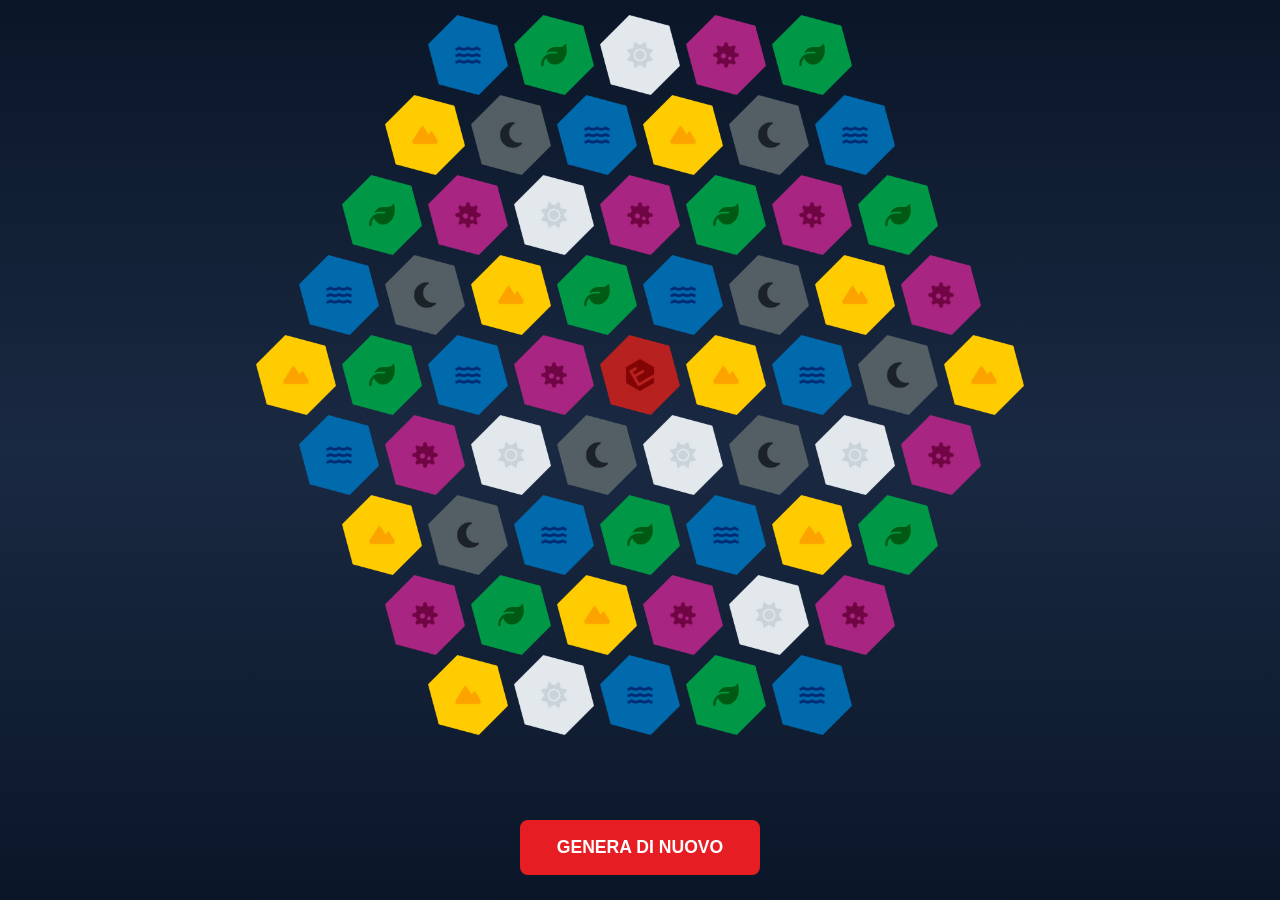
<file: maze-gen.html>
<!DOCTYPE html>
<html lang="it">
<head>
    <meta charset="UTF-8">
    <meta name="viewport" content="width=device-width, initial-scale=1.0">

    <!-- Favicon SVG -->
    <link rel="icon" href="images/favicon.svg" type="image/svg+xml">

    <!-- Fallback per browser più vecchi -->
    <link rel="icon" href="images/favicon.ico" type="image/x-icon">

    <title>Generatore Labirinto | I Guardiani di Etherea</title>

    <style>
        body {
            display: flex;
            flex-direction: column;
            justify-content: center;
            align-items: center;
            height: 100vh;
            margin: 0;
            background: linear-gradient(180deg, #0a1628 0%, #1a2942 50%, #0a1628 100%);
            background-attachment: fixed;
        }

        .grid-container {
            display: grid;
            grid-template-columns: repeat(1, auto);
        }

        .grid {
            display: flex;
            justify-content: center;
            gap: 6px; /* Distanza orizzontale tra le celle */
        }

        .cell {
            width: 80px;
            height: 80px;
            background-size: cover;
            background-position: center;
            background-repeat: no-repeat;
        }

        .button-container {
            margin-top: 75px;
        }

        .refresh-button {
            /* background-color: #E61E23; /* Colore rosso */
            /* color: white; /* Testo bianco */
            /* border: none;
            /* border-radius: 12px; /* Bordi arrotondati */
            /* padding: 10px 20px;
            /* font-size: 16px;
            /* cursor: pointer;
            /* transition: background-color 0.3s; */
            font-size: 1.4em;
            padding: 20px 50px;
            display: block;
            margin: 30px auto;
            max-width: 400px;
            display: inline-block;
            padding: 15px 35px;
            margin: 10px;
            background-color: #E61E23;
            color: #fff;
            text-decoration: none;
            border-radius: 8px;
            font-size: 1.1em;
            font-weight: bold;
            transition: all 0.3s ease;
            border: 2px solid #E61E23;
            text-align: center;
            cursor: pointer;
        }

        .refresh-button:hover {
            background: transparent;
            transform: translateY(-2px);
            box-shadow: 0 5px 15px rgba(230, 30, 35, 0.4);
            /* background-color: #D9141E; /* Colore rosso scuro per hover */
        }
    </style>
</head>
<div class="grid-container" id="gridContainer"></div>
<div class="button-container">
    <button class="refresh-button" onclick="window.location.reload();">GENERA DI NUOVO</button>
</div>

<script>
    const predefinedColors = {
        "grid4": {4: "#3CA03C", 5: "#1E509B"},
        "grid5": {4: "#962882", 5: "#E61E23", 6: "#F5BE00"},
        "grid6": {4: "#555A5A", 5: "#E6E1DC"}
    };

const excludedColors = {
    "grid3": {
        2: ["#3CA03C", "#1E509B"],  // Cella 2: non verde, non blu
        3: ["#1E509B"],             // Cella 3: non blu
        4: ["#1E509B"]              // Cella 4: non blu
    },
    "grid4": {
        3: ["#3CA03C", "#962882"]   // Cella 3: non verde, non viola
    },
    "grid5": {
        2: ["#962882"]              // Cella 2: non viola
    },
    "grid6": {
        2: ["#962882", "#555A5A"]   // Cella 2: non viola, non grigio scuro
    }
};


    const colors = ["#3CA03C", "#1E509B", "#F5BE00", "#E6E1DC", "#555A5A", "#962882"];
    const maxCellsPerColor = 15;

    const gridLengths = [5, 6, 7, 8, 9, 8, 7, 6, 5];
    const gridArray = [];

    // Definiamo una sola immagine per colore
    const images = {
        "#E61E23": "ro.png",
        "#3CA03C": "ve.png",
        "#1E509B": "bl.png",
        "#F5BE00": "gi.png",
        "#E6E1DC": "bi.png",
        "#555A5A": "ne.png",
        "#962882": "vi.png"
    };

    function generateValidColor(colorCount, previousColor, aboveColors, gridIndex, cellIndex) {
    // Determina l'ID della griglia corrente
    const gridId = `grid${gridIndex + 1}`;

    // Verifica se ci sono colori esclusi per questa cella specifica
    const excludedForCell = (excludedColors[gridId] && excludedColors[gridId][cellIndex - 1]) || [];
    
    // Filtra colori disponibili escludendo quelli specificati per la cella, celle sopra e quella precedente
    let availableColors = colors.filter(color => 
        colorCount[color] < maxCellsPerColor &&
        color !== previousColor && 
        !aboveColors.includes(color) &&
        !excludedForCell.includes(color) // Nuovo vincolo per cella specifica
    );

    // Rimozione graduale dei vincoli: eseguita solo se non ci sono colori disponibili che rispettano tutti i vincoli
    if (availableColors.length === 0) {
        availableColors = colors.filter(color => 
            colorCount[color] < maxCellsPerColor &&
            !excludedForCell.includes(color) // Rimane il vincolo della cella
        );
    }

    const randomIndex = Math.floor(Math.random() * availableColors.length);
    colorCount[availableColors[randomIndex]]++;
    return availableColors[randomIndex];
}

    function fillGrids() {
        const gridContainer = document.getElementById("gridContainer");
        const colorCount = { "#3CA03C": 0, "#1E509B": 0, "#F5BE00": 0, "#E6E1DC": 0, "#555A5A": 0, "#962882": 0 };

        gridLengths.forEach((numCells, gridIndex) => {
            const gridElement = document.createElement("div");
            gridElement.className = "grid";

            const gridId = `grid${gridIndex + 1}`;
            const predefinedCells = predefinedColors[gridId] || {};
            gridArray[gridIndex] = [];

            for (let i = 1; i <= numCells; i++) {
                const cell = document.createElement("div");
                cell.className = "cell";

                let previousColor = (i > 1) ? gridArray[gridIndex][i - 2] : null;
                let aboveColors = [];

                if (gridIndex > 0) {
                    const gridAbove = gridArray[gridIndex - 1];
                    if (i <= gridAbove.length) aboveColors.push(gridAbove[i - 1]);
                    if (i > 1) aboveColors.push(gridAbove[i - 2]);
                    if (i < gridAbove.length) aboveColors.push(gridAbove[i]);
                }

                let color;
                if (predefinedCells[i]) {
                    color = predefinedCells[i];
                    colorCount[color]++;
                } else {
                    color = generateValidColor(colorCount, previousColor, aboveColors, gridIndex, i);
                }

                gridArray[gridIndex].push(color);

                // Impostiamo un'unica immagine per colore
                const image = images[color];
                cell.style.backgroundImage = `url('images/${image}')`;

                gridElement.appendChild(cell);
            }

            gridContainer.appendChild(gridElement);
        });
    }

    fillGrids();
</script>

</body>
</html>
</file>
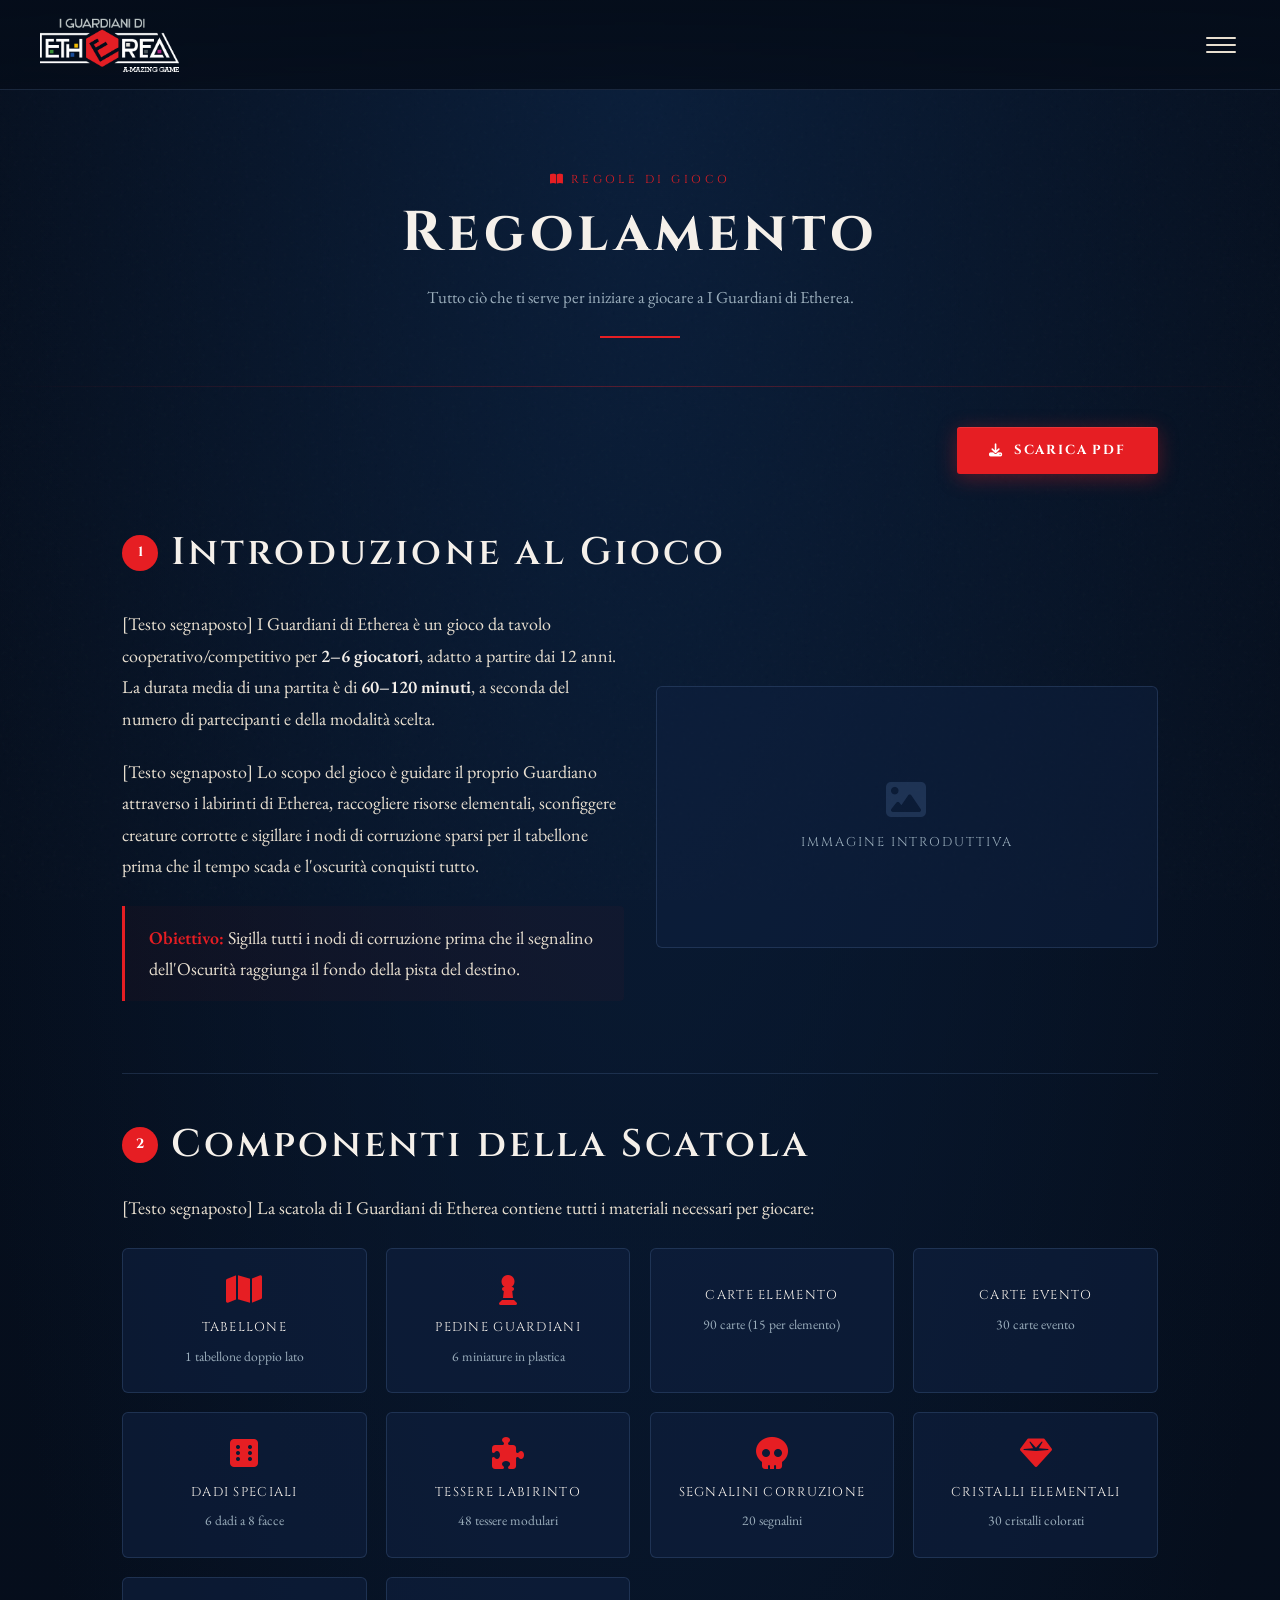
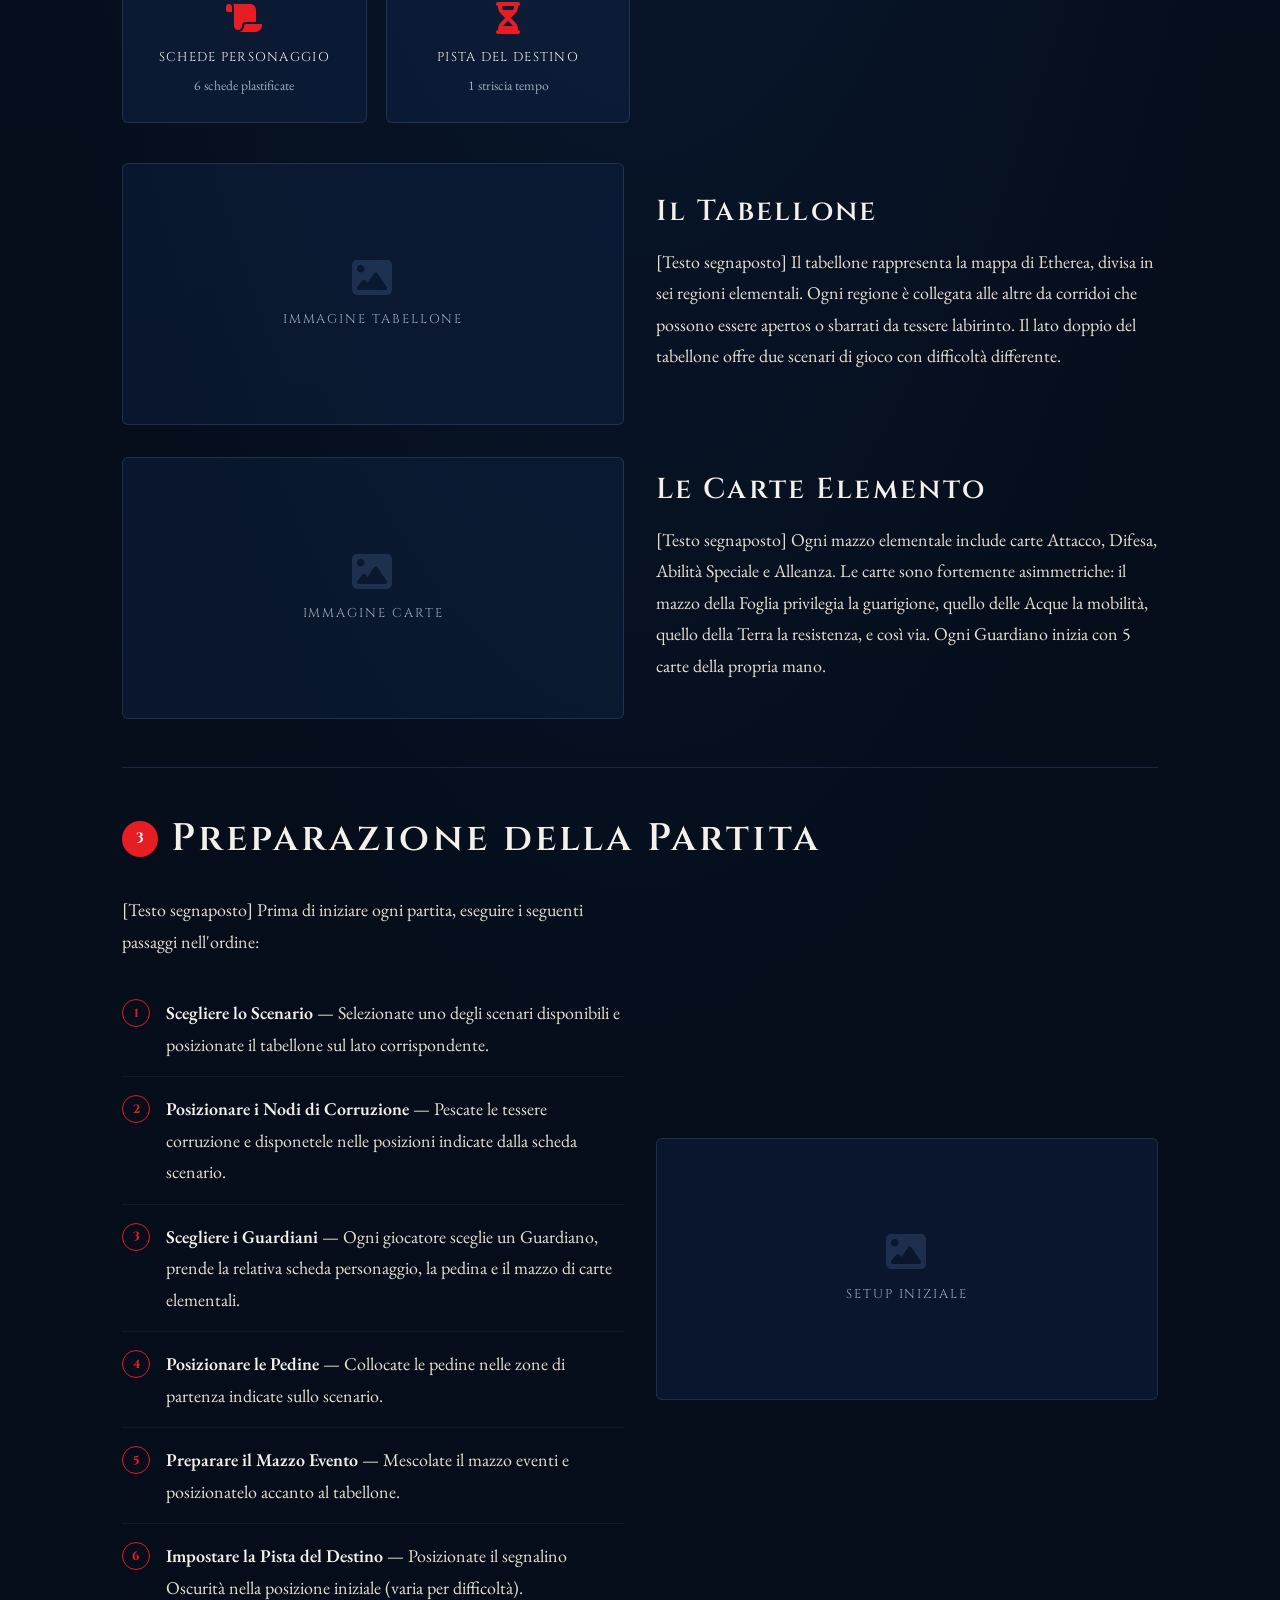
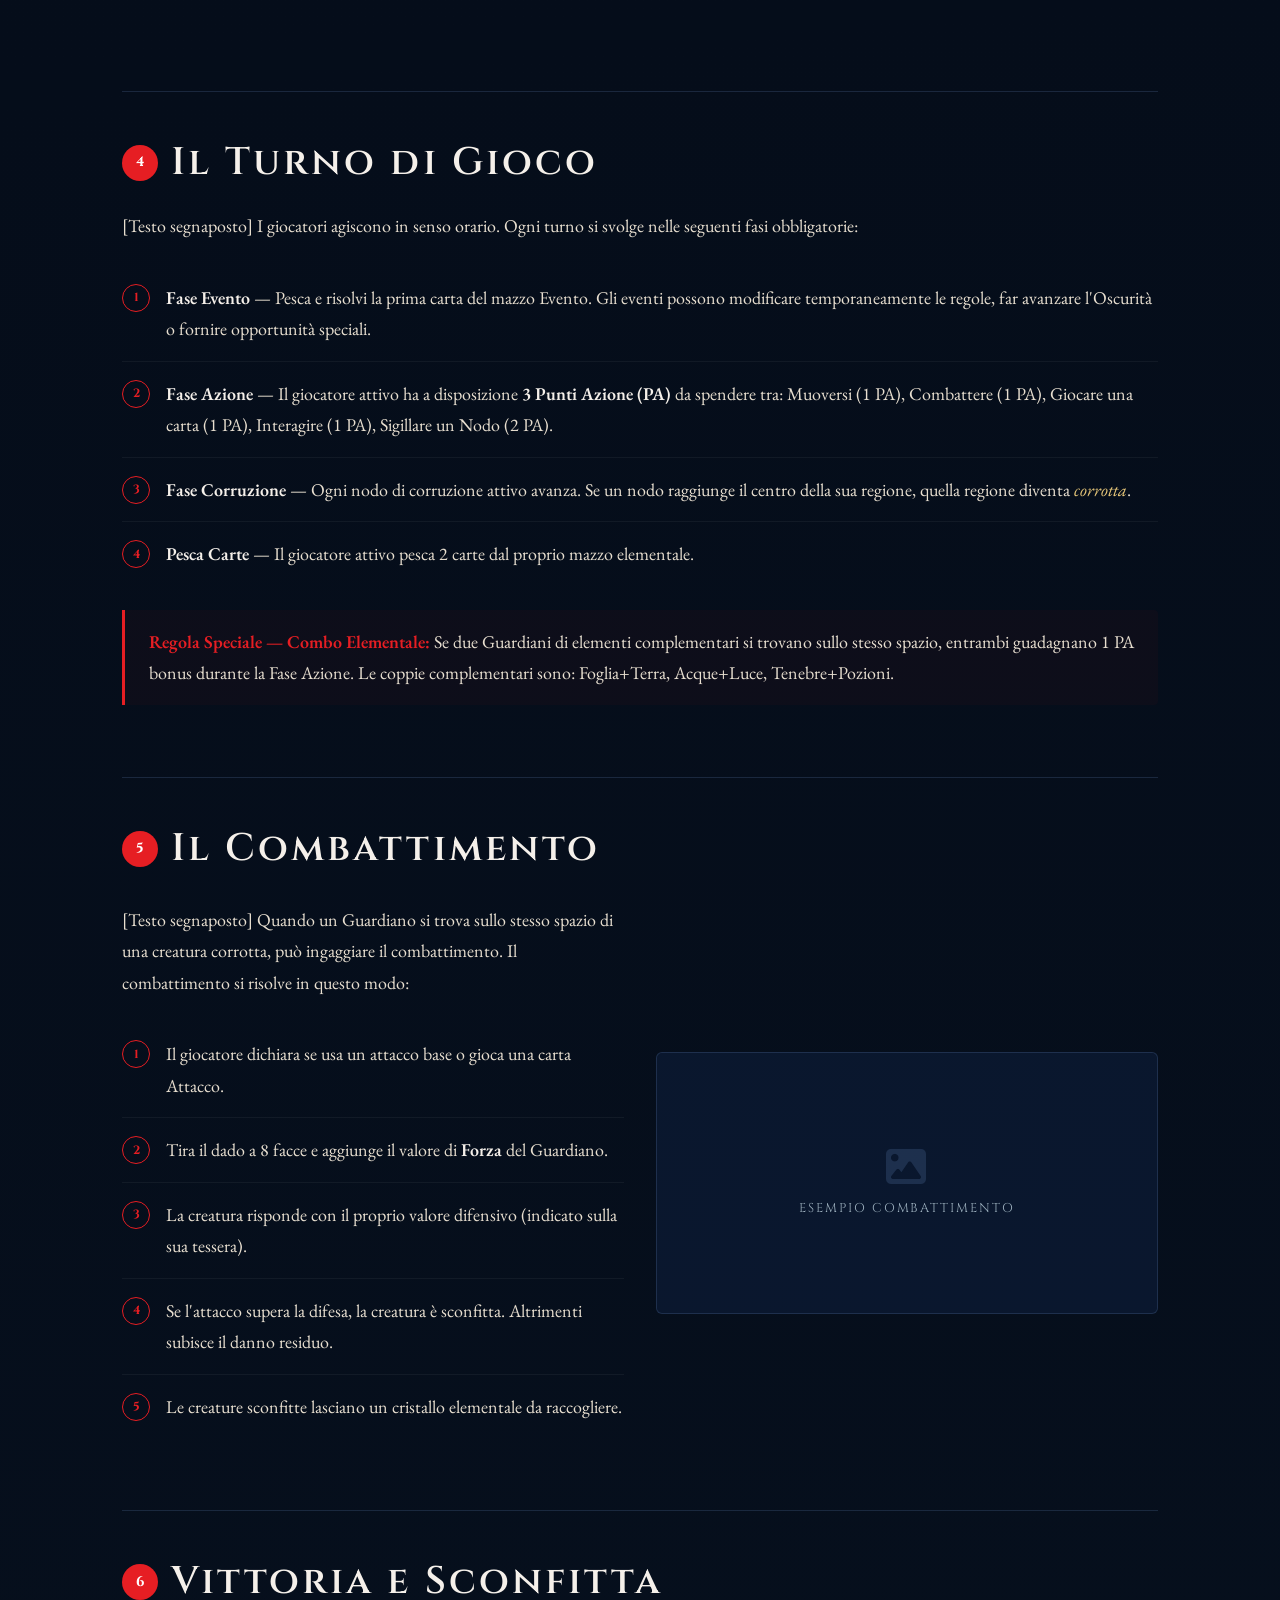
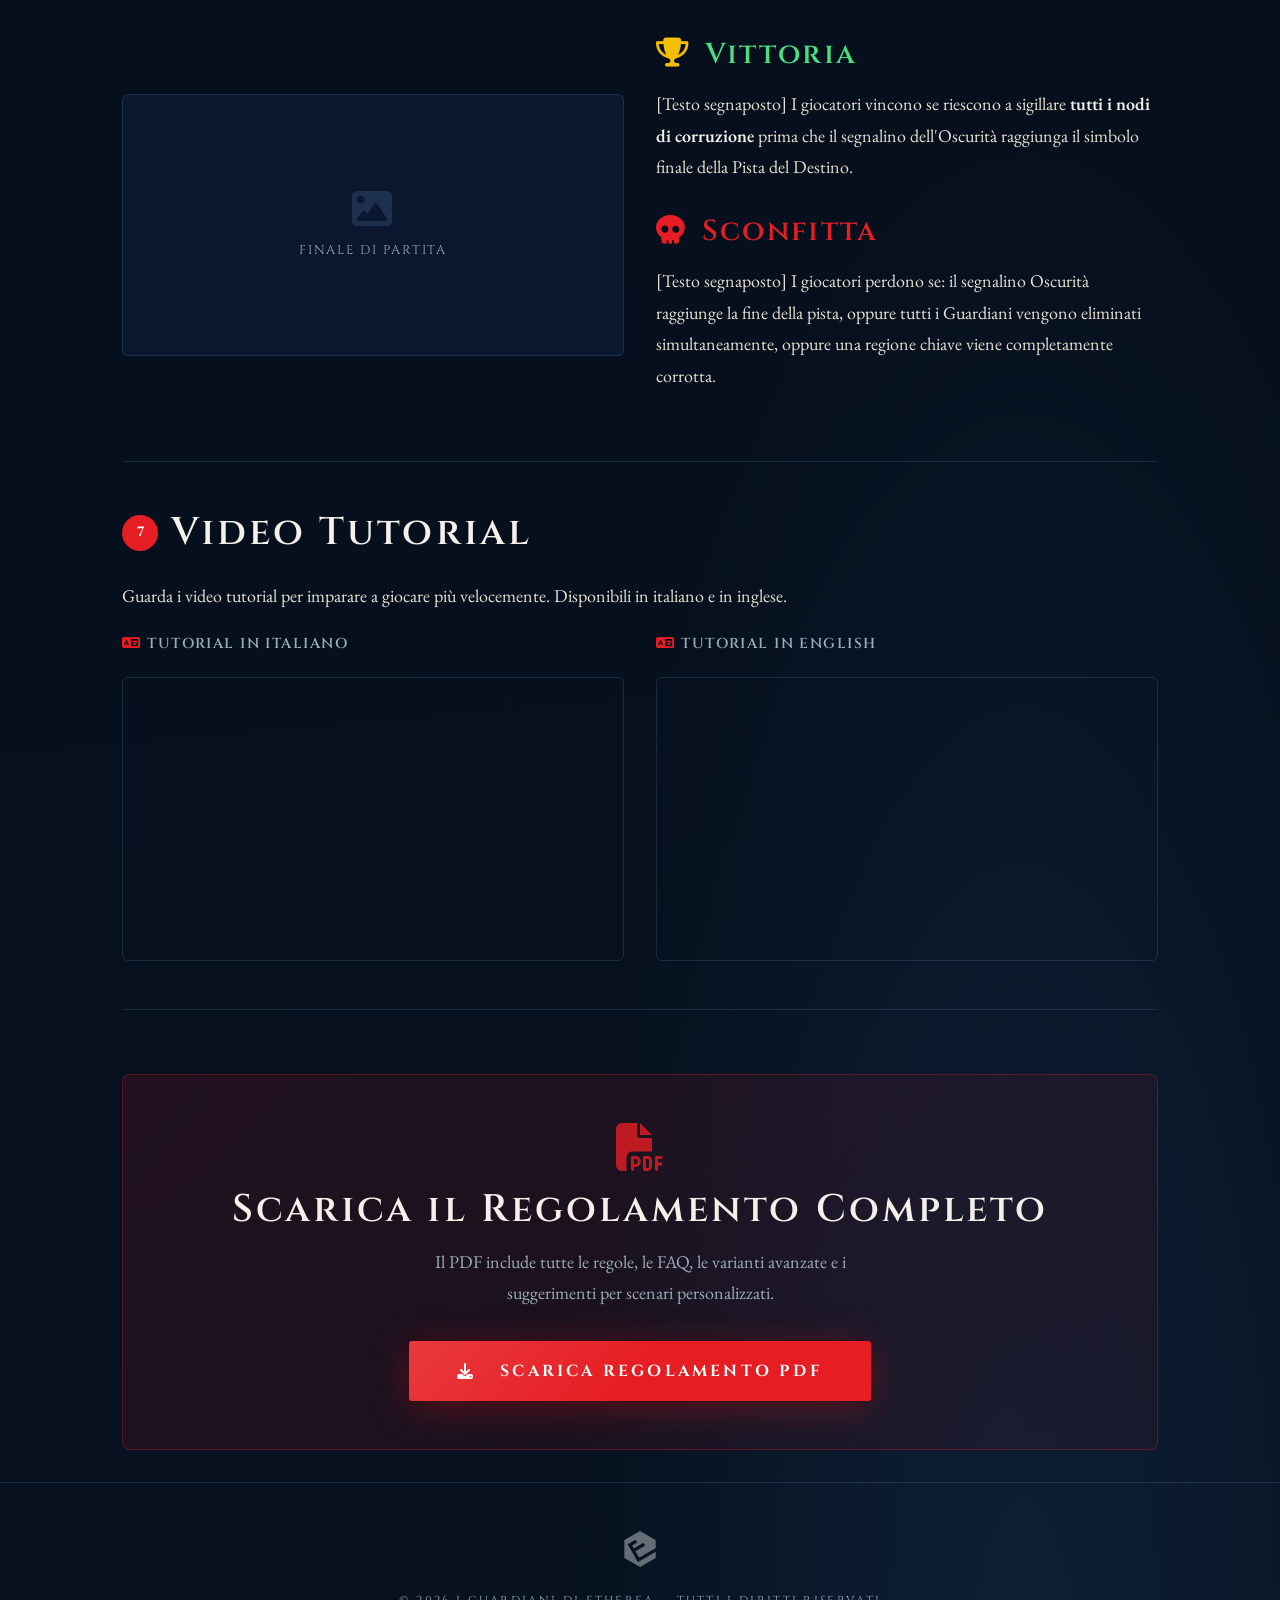
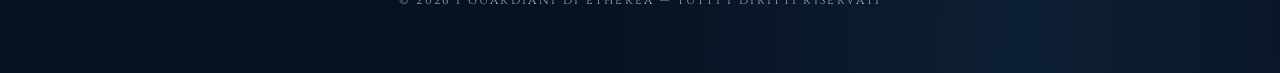
<file: regolamento.html>
<!DOCTYPE html>
<html lang="it">
<head>
  <meta charset="UTF-8">
  <meta name="viewport" content="width=device-width, initial-scale=1.0">
  <title>Regolamento — I Guardiani di Etherea</title>
  <meta name="description" content="Il regolamento completo di I Guardiani di Etherea: componenti, regole, e video tutorial.">

  <!-- Favicon -->
  <link rel="icon" type="image/png" href="img/logo_i.png">

  <!-- Font Awesome -->
  <link rel="stylesheet" href="https://cdnjs.cloudflare.com/ajax/libs/font-awesome/6.5.1/css/all.min.css"
        integrity="sha512-DTOQO9RWCH3ppGqcWaEA1BIZOC6xxalwEsw9c2QQeAIftl+Vegovlnee1c9QX4TctnWMn13TZye+giMm8e2LwA=="
        crossorigin="anonymous" referrerpolicy="no-referrer" />

  <!-- Stylesheet -->
  <link rel="stylesheet" href="stylesheet.css">

  <style>
    /* ── REGOLAMENTO-ONLY STYLES ── */
    .rules-number {
      display: inline-flex;
      align-items: center;
      justify-content: center;
      width: 36px;
      height: 36px;
      border-radius: 50%;
      background: var(--red);
      color: #fff;
      font-family: var(--font-display);
      font-size: 0.85rem;
      font-weight: 700;
      margin-right: 0.8rem;
      flex-shrink: 0;
    }

    .rules-heading {
      display: flex;
      align-items: center;
      margin-bottom: 1.5rem;
    }

    .component-grid {
      display: grid;
      grid-template-columns: repeat(auto-fill, minmax(200px, 1fr));
      gap: 1.2rem;
      margin-top: 1.5rem;
    }

    .component-item {
      background: rgba(15,32,64,0.6);
      border: 1px solid var(--blue-border);
      border-radius: 6px;
      padding: 1.5rem 1.2rem;
      text-align: center;
      transition: border-color var(--transition), transform var(--transition);
    }

    .component-item:hover {
      border-color: rgba(230,30,35,0.4);
      transform: translateY(-3px);
    }

    .component-item i {
      font-size: 2rem;
      color: var(--red);
      display: block;
      margin-bottom: 0.8rem;
    }

    .component-item .comp-name {
      font-family: var(--font-display);
      font-size: 0.8rem;
      letter-spacing: 0.1em;
      text-transform: uppercase;
      color: var(--text-bright);
      margin-bottom: 0.3rem;
    }

    .component-item .comp-qty {
      font-size: 0.85rem;
      color: var(--text-muted);
    }

    .rule-box {
      background: rgba(230,30,35,0.04);
      border-left: 3px solid var(--red);
      border-radius: 0 4px 4px 0;
      padding: 1rem 1.5rem;
      margin: 1.5rem 0;
    }

    .rule-box strong {
      color: var(--red);
    }

    /* Phase steps */
    .phase-list {
      list-style: none;
      counter-reset: phase;
      margin: 1.5rem 0;
    }

    .phase-list li {
      counter-increment: phase;
      display: flex;
      gap: 1rem;
      padding: 1rem 0;
      border-bottom: 1px solid rgba(255,255,255,0.05);
      align-items: flex-start;
    }

    .phase-list li:last-child { border-bottom: none; }

    .phase-list li::before {
      content: counter(phase);
      display: flex;
      align-items: center;
      justify-content: center;
      min-width: 28px;
      height: 28px;
      border-radius: 50%;
      border: 1px solid var(--red);
      color: var(--red);
      font-family: var(--font-display);
      font-size: 0.75rem;
      font-weight: 700;
      flex-shrink: 0;
      margin-top: 2px;
    }

    .download-banner {
      background: linear-gradient(135deg, rgba(230,30,35,0.12) 0%, rgba(176,21,25,0.08) 100%);
      border: 1px solid rgba(230,30,35,0.3);
      border-radius: 8px;
      padding: 3rem;
      text-align: center;
      margin: 4rem 0 2rem;
    }

    .download-banner h2 { margin-bottom: 0.8rem; }
    .download-banner p  { color: var(--text-muted); max-width: 460px; margin: 0 auto 2rem; }
  </style>
</head>
<body>

<div id="nav-container"></div>

<div class="page-wrapper">

  <!-- Page hero -->
  <div class="page-hero">
    <div class="container">
      <span class="section-label">
        <i class="fa-solid fa-book-open" style="margin-right:0.4em;"></i>Regole di Gioco
      </span>
      <h1>Regolamento</h1>
      <p style="max-width:560px;margin:1rem auto 0;color:var(--text-muted);font-size:1.05rem;">
        Tutto ciò che ti serve per iniziare a giocare a I Guardiani di Etherea.
      </p>
    </div>
  </div>

  <div class="red-glow-line"></div>

  <div class="container" style="padding-top:1rem;">

    <!-- Quick download bar -->
    <div style="display:flex;justify-content:flex-end;padding:1.5rem 0 0.5rem;gap:1rem;flex-wrap:wrap;">
      <a href="regolamento.pdf" download class="btn btn-primary">
        <i class="fa-solid fa-download"></i> Scarica PDF
      </a>
    </div>

    <!-- ═══ SEZIONE 1: INTRODUZIONE ═══ -->
    <section class="rules-section fade-in-on-scroll">
      <div class="rules-heading">
        <span class="rules-number">1</span>
        <h2>Introduzione al Gioco</h2>
      </div>
      <div class="rules-grid">
        <div>
          <p>
            [Testo segnaposto] I Guardiani di Etherea è un gioco da tavolo cooperativo/competitivo
            per <strong>2–6 giocatori</strong>, adatto a partire dai 12 anni. La durata media di
            una partita è di <strong>60–120 minuti</strong>, a seconda del numero di partecipanti
            e della modalità scelta.
          </p>
          <p>
            [Testo segnaposto] Lo scopo del gioco è guidare il proprio Guardiano attraverso i
            labirinti di Etherea, raccogliere risorse elementali, sconfiggere creature corrotte
            e sigillare i nodi di corruzione sparsi per il tabellone prima che il tempo scada
            e l'oscurità conquisti tutto.
          </p>
          <div class="rule-box">
            <strong>Obiettivo:</strong> Sigilla tutti i nodi di corruzione prima che il segnalino
            dell'Oscurità raggiunga il fondo della pista del destino.
          </div>
        </div>
        <div class="rules-img">
          <div class="rules-img-placeholder">
            <i class="fa-solid fa-image"></i>
            <span>Immagine introduttiva</span>
          </div>
        </div>
      </div>
    </section>

    <!-- ═══ SEZIONE 2: COMPONENTI ═══ -->
    <section class="rules-section fade-in-on-scroll">
      <div class="rules-heading">
        <span class="rules-number">2</span>
        <h2>Componenti della Scatola</h2>
      </div>

      <p>[Testo segnaposto] La scatola di I Guardiani di Etherea contiene tutti i materiali necessari per giocare:</p>

      <div class="component-grid">
        <div class="component-item">
          <i class="fa-solid fa-map"></i>
          <div class="comp-name">Tabellone</div>
          <div class="comp-qty">1 tabellone doppio lato</div>
        </div>
        <div class="component-item">
          <i class="fa-solid fa-chess-pawn"></i>
          <div class="comp-name">Pedine Guardiani</div>
          <div class="comp-qty">6 miniature in plastica</div>
        </div>
        <div class="component-item">
          <i class="fa-solid fa-rectangle-history"></i>
          <div class="comp-name">Carte Elemento</div>
          <div class="comp-qty">90 carte (15 per elemento)</div>
        </div>
        <div class="component-item">
          <i class="fa-solid fa-rectangle-history-circle-user"></i>
          <div class="comp-name">Carte Evento</div>
          <div class="comp-qty">30 carte evento</div>
        </div>
        <div class="component-item">
          <i class="fa-solid fa-dice-six"></i>
          <div class="comp-name">Dadi Speciali</div>
          <div class="comp-qty">6 dadi a 8 facce</div>
        </div>
        <div class="component-item">
          <i class="fa-solid fa-puzzle-piece"></i>
          <div class="comp-name">Tessere Labirinto</div>
          <div class="comp-qty">48 tessere modulari</div>
        </div>
        <div class="component-item">
          <i class="fa-solid fa-skull"></i>
          <div class="comp-name">Segnalini Corruzione</div>
          <div class="comp-qty">20 segnalini</div>
        </div>
        <div class="component-item">
          <i class="fa-solid fa-gem"></i>
          <div class="comp-name">Cristalli Elementali</div>
          <div class="comp-qty">30 cristalli colorati</div>
        </div>
        <div class="component-item">
          <i class="fa-solid fa-scroll"></i>
          <div class="comp-name">Schede Personaggio</div>
          <div class="comp-qty">6 schede plastificate</div>
        </div>
        <div class="component-item">
          <i class="fa-solid fa-hourglass-half"></i>
          <div class="comp-name">Pista del Destino</div>
          <div class="comp-qty">1 striscia tempo</div>
        </div>
      </div>

      <div class="rules-grid" style="margin-top:2.5rem;">
        <div class="rules-img">
          <div class="rules-img-placeholder">
            <i class="fa-solid fa-image"></i>
            <span>Immagine tabellone</span>
          </div>
        </div>
        <div>
          <h3 style="margin-bottom:1rem;">Il Tabellone</h3>
          <p>
            [Testo segnaposto] Il tabellone rappresenta la mappa di Etherea, divisa in sei regioni
            elementali. Ogni regione è collegata alle altre da corridoi che possono essere
            apertos o sbarrati da tessere labirinto. Il lato doppio del tabellone offre
            due scenari di gioco con difficoltà differente.
          </p>
        </div>
      </div>

      <div class="rules-grid reverse" style="margin-top:2rem;">
        <div>
          <h3 style="margin-bottom:1rem;">Le Carte Elemento</h3>
          <p>
            [Testo segnaposto] Ogni mazzo elementale include carte Attacco, Difesa, Abilità Speciale
            e Alleanza. Le carte sono fortemente asimmetriche: il mazzo della Foglia privilegia
            la guarigione, quello delle Acque la mobilità, quello della Terra la resistenza,
            e così via. Ogni Guardiano inizia con 5 carte della propria mano.
          </p>
        </div>
        <div class="rules-img">
          <div class="rules-img-placeholder">
            <i class="fa-solid fa-image"></i>
            <span>Immagine carte</span>
          </div>
        </div>
      </div>
    </section>

    <!-- ═══ SEZIONE 3: PREPARAZIONE ═══ -->
    <section class="rules-section fade-in-on-scroll">
      <div class="rules-heading">
        <span class="rules-number">3</span>
        <h2>Preparazione della Partita</h2>
      </div>

      <div class="rules-grid">
        <div>
          <p>[Testo segnaposto] Prima di iniziare ogni partita, eseguire i seguenti passaggi nell'ordine:</p>
          <ol class="phase-list">
            <li>
              <div><strong>Scegliere lo Scenario</strong> — Selezionate uno degli scenari disponibili
              e posizionate il tabellone sul lato corrispondente.</div>
            </li>
            <li>
              <div><strong>Posizionare i Nodi di Corruzione</strong> — Pescate le tessere corruzione
              e disponetele nelle posizioni indicate dalla scheda scenario.</div>
            </li>
            <li>
              <div><strong>Scegliere i Guardiani</strong> — Ogni giocatore sceglie un Guardiano,
              prende la relativa scheda personaggio, la pedina e il mazzo di carte elementali.</div>
            </li>
            <li>
              <div><strong>Posizionare le Pedine</strong> — Collocate le pedine nelle zone di partenza
              indicate sullo scenario.</div>
            </li>
            <li>
              <div><strong>Preparare il Mazzo Evento</strong> — Mescolate il mazzo eventi e
              posizionatelo accanto al tabellone.</div>
            </li>
            <li>
              <div><strong>Impostare la Pista del Destino</strong> — Posizionate il segnalino
              Oscurità nella posizione iniziale (varia per difficoltà).</div>
            </li>
          </ol>
        </div>
        <div class="rules-img">
          <div class="rules-img-placeholder">
            <i class="fa-solid fa-image"></i>
            <span>Setup iniziale</span>
          </div>
        </div>
      </div>
    </section>

    <!-- ═══ SEZIONE 4: TURNO DI GIOCO ═══ -->
    <section class="rules-section fade-in-on-scroll">
      <div class="rules-heading">
        <span class="rules-number">4</span>
        <h2>Il Turno di Gioco</h2>
      </div>

      <p>
        [Testo segnaposto] I giocatori agiscono in senso orario. Ogni turno si svolge
        nelle seguenti fasi obbligatorie:
      </p>

      <ol class="phase-list">
        <li>
          <div>
            <strong>Fase Evento</strong> — Pesca e risolvi la prima carta del mazzo Evento.
            Gli eventi possono modificare temporaneamente le regole, far avanzare l'Oscurità
            o fornire opportunità speciali.
          </div>
        </li>
        <li>
          <div>
            <strong>Fase Azione</strong> — Il giocatore attivo ha a disposizione
            <strong>3 Punti Azione (PA)</strong> da spendere tra: Muoversi (1 PA),
            Combattere (1 PA), Giocare una carta (1 PA), Interagire (1 PA), Sigillare un Nodo (2 PA).
          </div>
        </li>
        <li>
          <div>
            <strong>Fase Corruzione</strong> — Ogni nodo di corruzione attivo avanza.
            Se un nodo raggiunge il centro della sua regione, quella regione diventa <em>corrotta</em>.
          </div>
        </li>
        <li>
          <div>
            <strong>Pesca Carte</strong> — Il giocatore attivo pesca 2 carte dal proprio mazzo elementale.
          </div>
        </li>
      </ol>

      <div class="rule-box">
        <strong>Regola Speciale — Combo Elementale:</strong> Se due Guardiani di elementi complementari
        si trovano sullo stesso spazio, entrambi guadagnano 1 PA bonus durante la Fase Azione.
        Le coppie complementari sono: Foglia+Terra, Acque+Luce, Tenebre+Pozioni.
      </div>
    </section>

    <!-- ═══ SEZIONE 5: COMBATTIMENTO ═══ -->
    <section class="rules-section fade-in-on-scroll">
      <div class="rules-heading">
        <span class="rules-number">5</span>
        <h2>Il Combattimento</h2>
      </div>

      <div class="rules-grid">
        <div>
          <p>
            [Testo segnaposto] Quando un Guardiano si trova sullo stesso spazio di una
            creatura corrotta, può ingaggiare il combattimento. Il combattimento si
            risolve in questo modo:
          </p>
          <ol class="phase-list">
            <li><div>Il giocatore dichiara se usa un attacco base o gioca una carta Attacco.</div></li>
            <li><div>Tira il dado a 8 facce e aggiunge il valore di <strong>Forza</strong> del Guardiano.</div></li>
            <li><div>La creatura risponde con il proprio valore difensivo (indicato sulla sua tessera).</div></li>
            <li><div>Se l'attacco supera la difesa, la creatura è sconfitta. Altrimenti subisce il danno residuo.</div></li>
            <li><div>Le creature sconfitte lasciano un cristallo elementale da raccogliere.</div></li>
          </ol>
        </div>
        <div class="rules-img">
          <div class="rules-img-placeholder">
            <i class="fa-solid fa-image"></i>
            <span>Esempio combattimento</span>
          </div>
        </div>
      </div>
    </section>

    <!-- ═══ SEZIONE 6: CONDIZIONI DI VITTORIA ═══ -->
    <section class="rules-section fade-in-on-scroll">
      <div class="rules-heading">
        <span class="rules-number">6</span>
        <h2>Vittoria e Sconfitta</h2>
      </div>

      <div class="rules-grid">
        <div class="rules-img">
          <div class="rules-img-placeholder">
            <i class="fa-solid fa-image"></i>
            <span>Finale di partita</span>
          </div>
        </div>
        <div>
          <h3 style="color:#4ade80;margin-bottom:1rem;">
            <i class="fa-solid fa-trophy" style="color:#F5BE00;margin-right:0.5em;"></i>Vittoria
          </h3>
          <p>
            [Testo segnaposto] I giocatori vincono se riescono a sigillare <strong>tutti i nodi
            di corruzione</strong> prima che il segnalino dell'Oscurità raggiunga il simbolo finale
            della Pista del Destino.
          </p>

          <h3 style="color:var(--red);margin-bottom:1rem;margin-top:2rem;">
            <i class="fa-solid fa-skull" style="margin-right:0.5em;"></i>Sconfitta
          </h3>
          <p>
            [Testo segnaposto] I giocatori perdono se: il segnalino Oscurità raggiunge la fine della pista,
            oppure tutti i Guardiani vengono eliminati simultaneamente,
            oppure una regione chiave viene completamente corrotta.
          </p>
        </div>
      </div>
    </section>

    <!-- ═══ SEZIONE 7: VIDEO TUTORIAL ═══ -->
    <section class="rules-section fade-in-on-scroll">
      <div class="rules-heading">
        <span class="rules-number">7</span>
        <h2>Video Tutorial</h2>
      </div>

      <p>
        Guarda i video tutorial per imparare a giocare più velocemente.
        Disponibili in italiano e in inglese.
      </p>

      <div class="video-grid">
        <div>
          <h3 style="font-size:0.9rem;margin-bottom:0.8rem;color:var(--text-muted);letter-spacing:0.1em;text-transform:uppercase;">
            <i class="fa-solid fa-language" style="color:var(--red);margin-right:0.4em;"></i>Tutorial in Italiano
          </h3>
          <!-- Sostituisci VIDEO_ID_IT con l'ID reale del video YouTube in italiano -->
          <div class="video-wrapper">
            <iframe
              src="https://www.youtube.com/embed/VIDEO_ID_IT"
              title="I Guardiani di Etherea — Tutorial in italiano"
              allow="accelerometer; autoplay; clipboard-write; encrypted-media; gyroscope; picture-in-picture"
              allowfullscreen>
            </iframe>
          </div>
        </div>
        <div>
          <h3 style="font-size:0.9rem;margin-bottom:0.8rem;color:var(--text-muted);letter-spacing:0.1em;text-transform:uppercase;">
            <i class="fa-solid fa-language" style="color:var(--red);margin-right:0.4em;"></i>Tutorial in English
          </h3>
          <!-- Sostituisci VIDEO_ID_EN con l'ID reale del video YouTube in inglese -->
          <div class="video-wrapper">
            <iframe
              src="https://www.youtube.com/embed/VIDEO_ID_EN"
              title="I Guardiani di Etherea — English tutorial"
              allow="accelerometer; autoplay; clipboard-write; encrypted-media; gyroscope; picture-in-picture"
              allowfullscreen>
            </iframe>
          </div>
        </div>
      </div>
    </section>

    <!-- Download banner -->
    <div class="download-banner fade-in-on-scroll">
      <i class="fa-solid fa-file-pdf" style="font-size:3rem;color:var(--red);display:block;margin-bottom:1rem;opacity:0.8;"></i>
      <h2>Scarica il Regolamento Completo</h2>
      <p>
        Il PDF include tutte le regole, le FAQ, le varianti avanzate e i suggerimenti
        per scenari personalizzati.
      </p>
      <a href="regolamento.pdf" download class="btn btn-primary btn-hero">
        <i class="fa-solid fa-download"></i>&nbsp; Scarica Regolamento PDF
      </a>
    </div>

  </div><!-- /container -->

</div><!-- /page-wrapper -->

<footer>
  <img src="img/logo_i.png" alt="Etherea" class="footer-logo">
  <p>
    &copy; <span id="year"></span> I Guardiani di Etherea &mdash;
    Tutti i diritti riservati
  </p>
</footer>

<script src="menu.js"></script>
<script>
  document.getElementById('year').textContent = new Date().getFullYear();
</script>
</body>
</html>
</file>
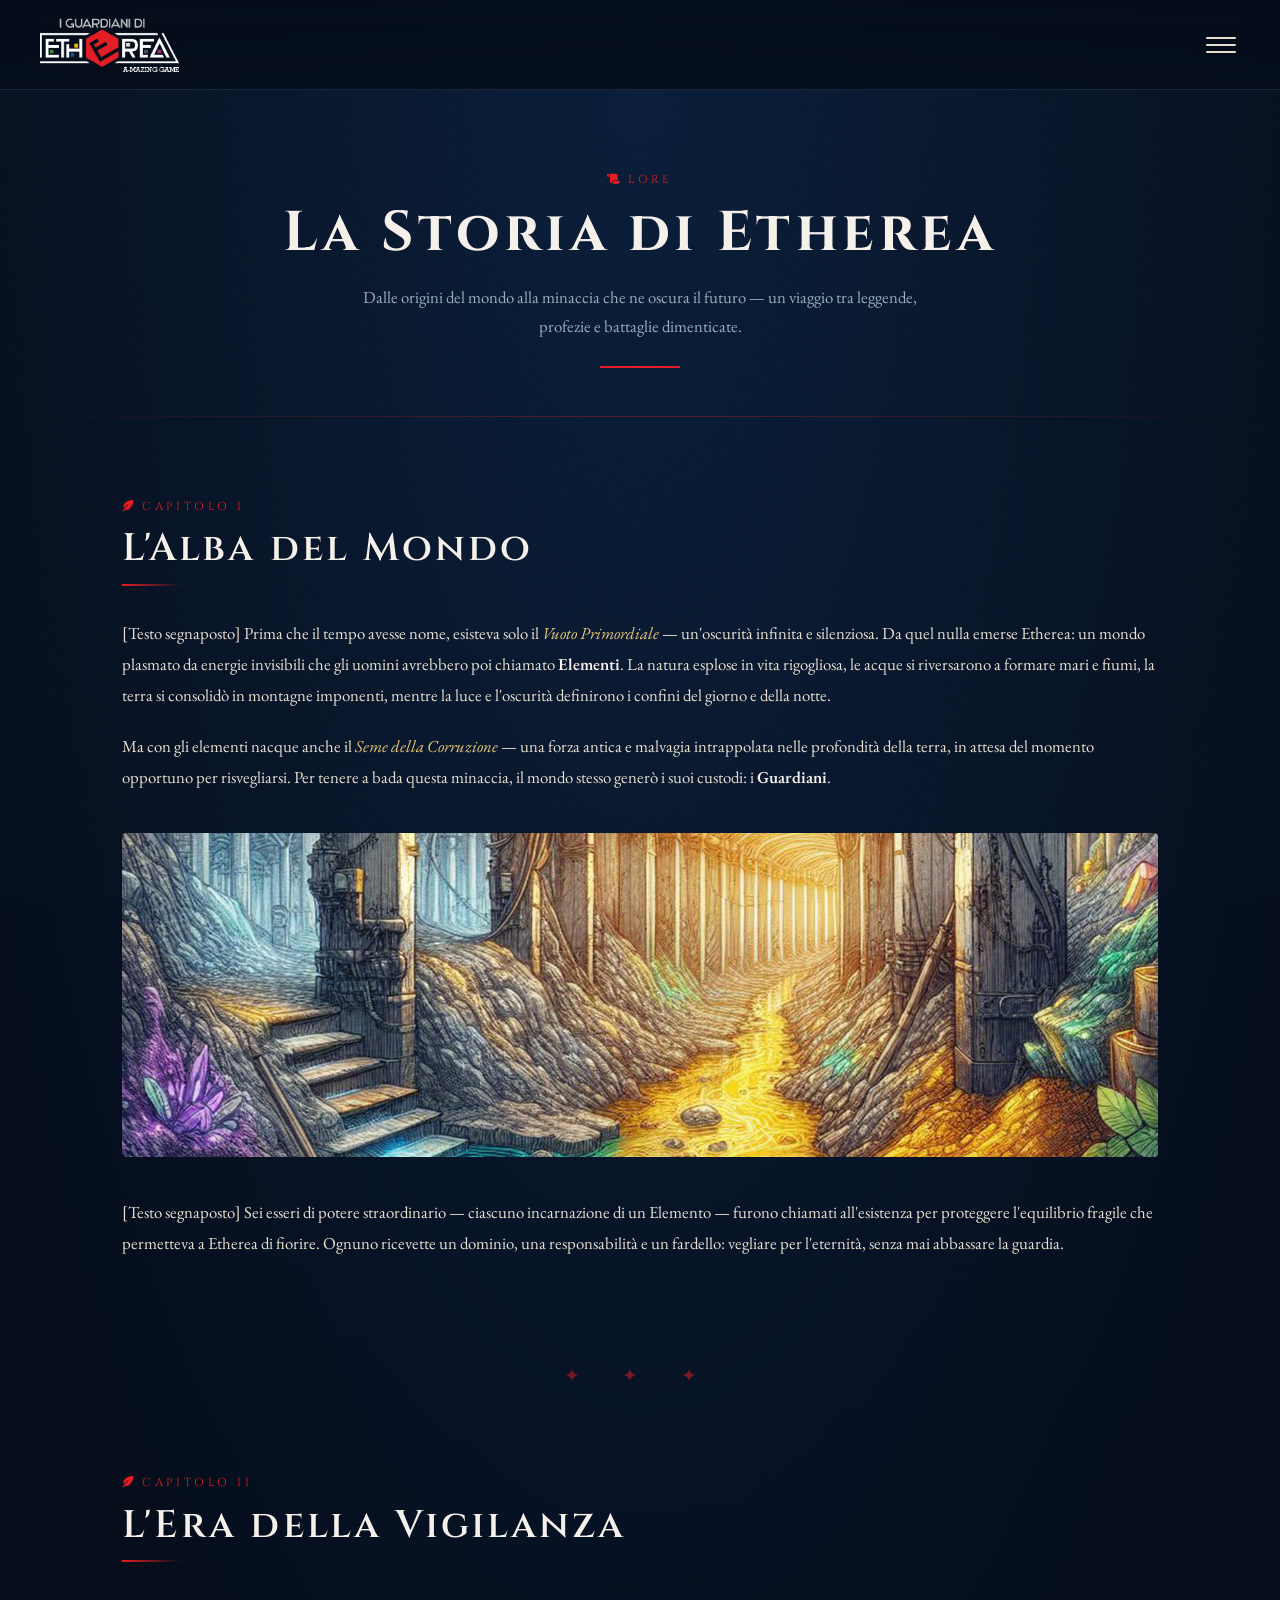
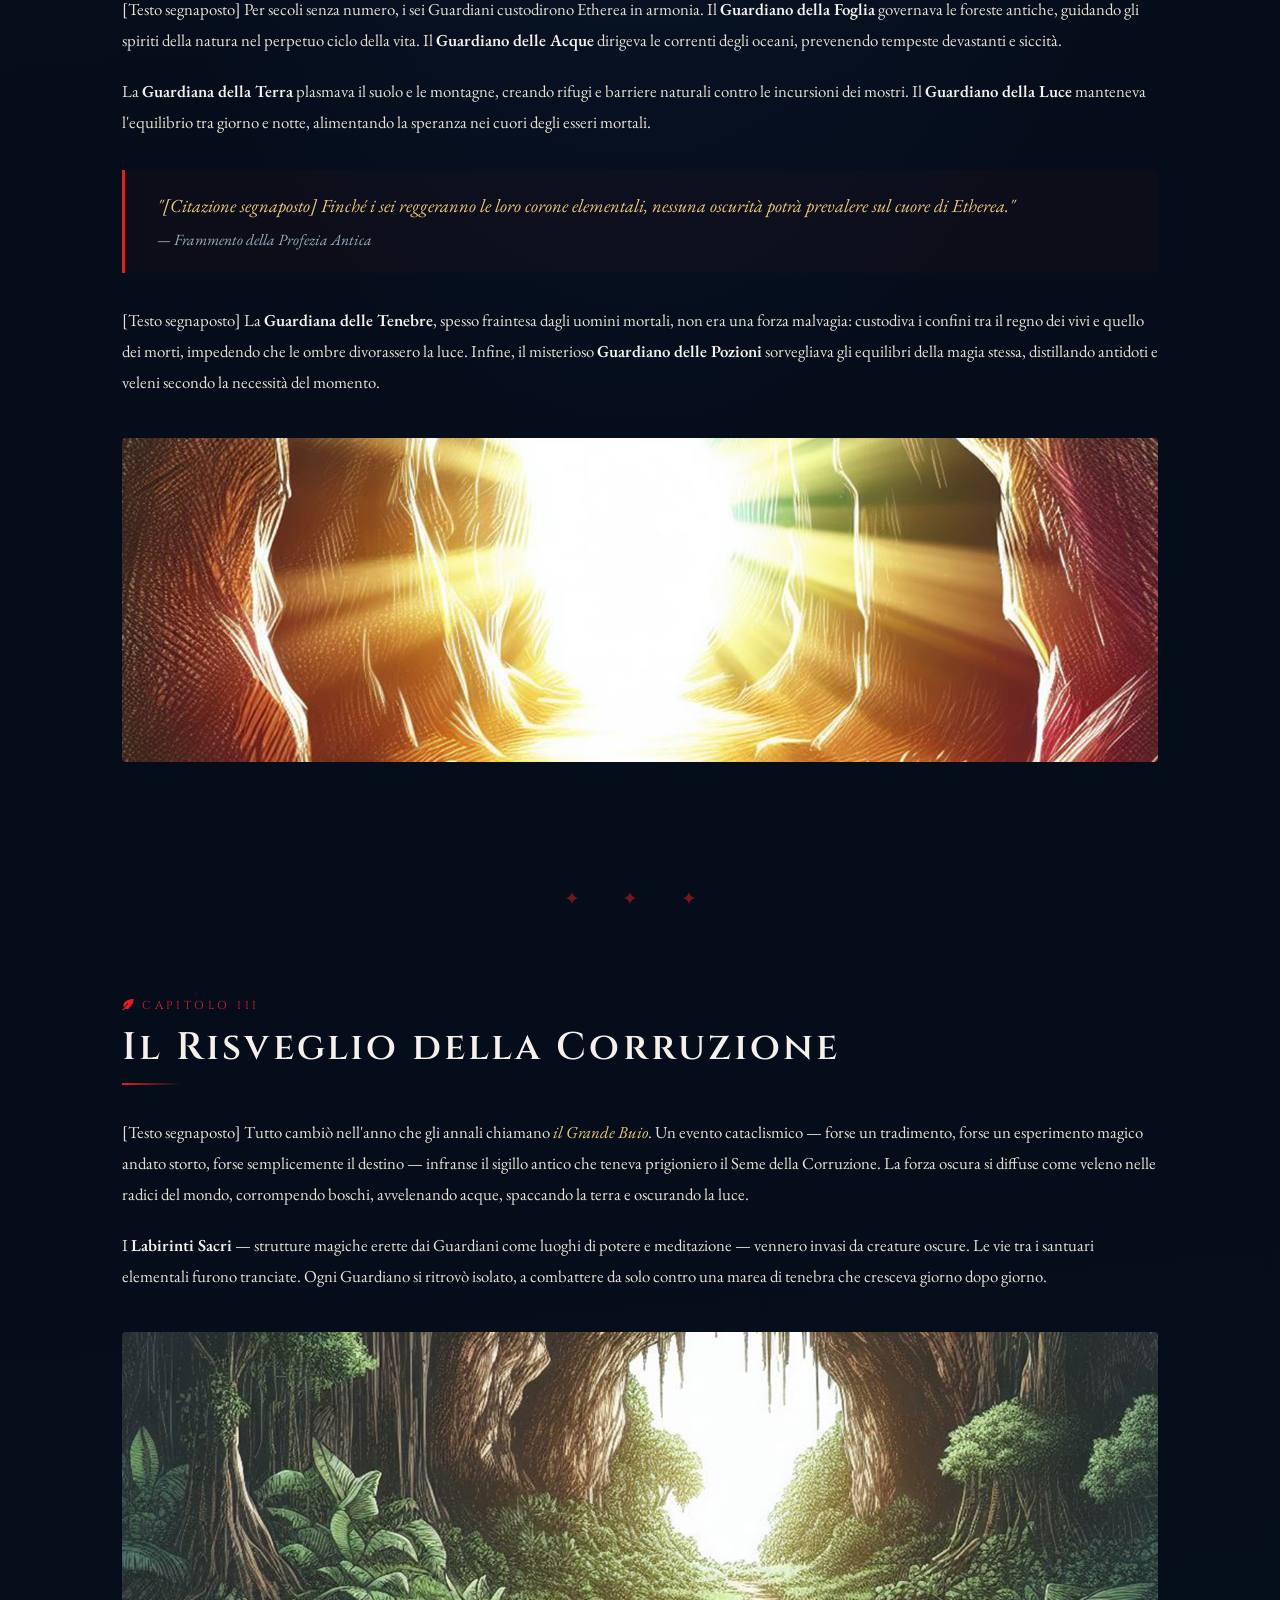
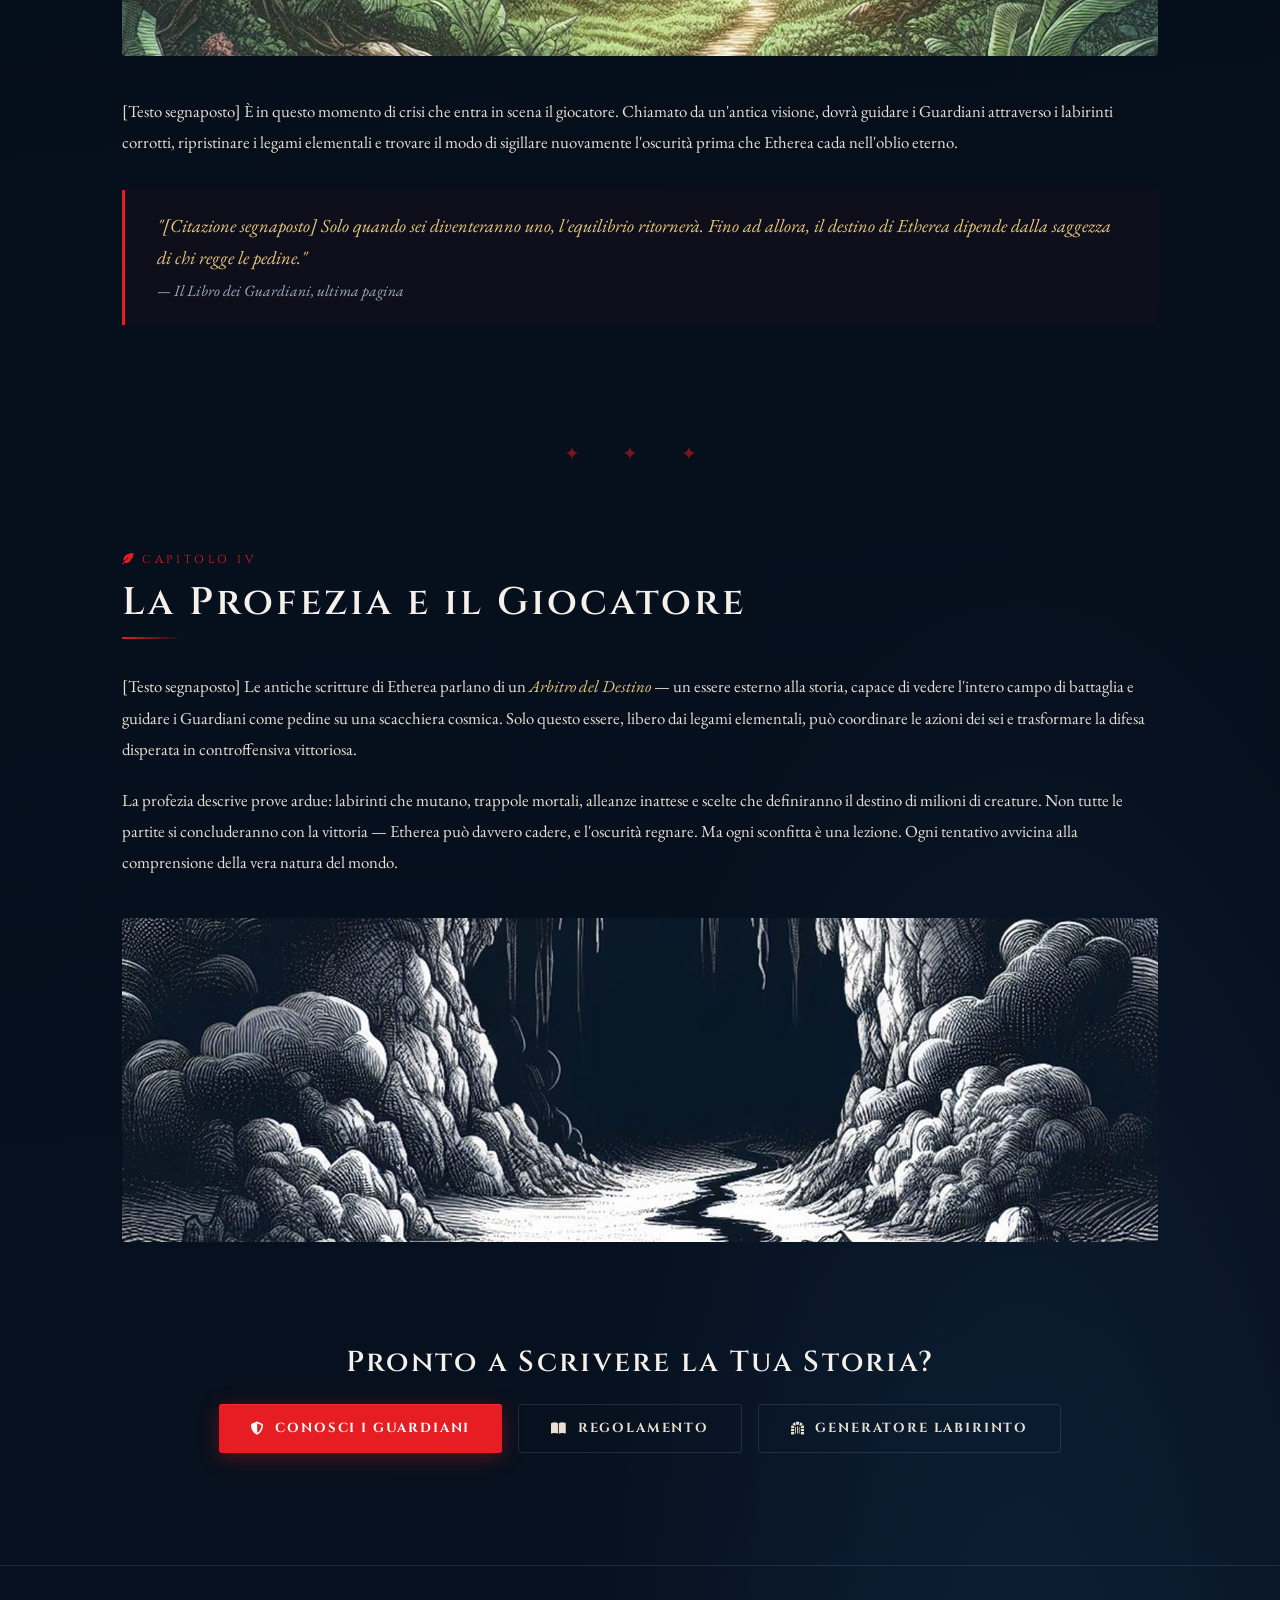
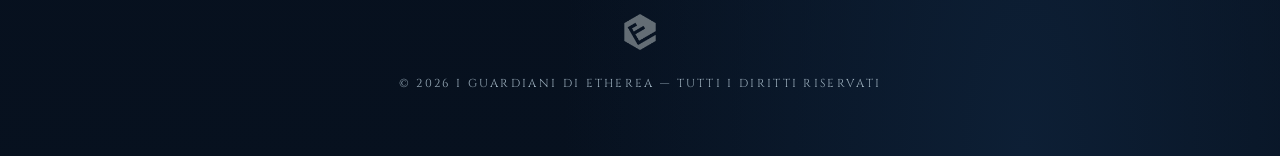
<file: storia.html>
<!DOCTYPE html>
<html lang="it">
<head>
  <meta charset="UTF-8">
  <meta name="viewport" content="width=device-width, initial-scale=1.0">
  <title>La Storia di Etherea — I Guardiani di Etherea</title>
  <meta name="description" content="La lore di Etherea: origini, leggende e misteri di un mondo antico.">

  <!-- Favicon -->
  <link rel="icon" type="image/png" href="img/logo_i.png">

  <!-- Font Awesome -->
  <link rel="stylesheet" href="https://cdnjs.cloudflare.com/ajax/libs/font-awesome/6.5.1/css/all.min.css"
        integrity="sha512-DTOQO9RWCH3ppGqcWaEA1BIZOC6xxalwEsw9c2QQeAIftl+Vegovlnee1c9QX4TctnWMn13TZye+giMm8e2LwA=="
        crossorigin="anonymous" referrerpolicy="no-referrer" />

  <!-- Stylesheet -->
  <link rel="stylesheet" href="stylesheet.css">
</head>
<body>

<div id="nav-container"></div>

<div class="page-wrapper">

  <!-- Page hero -->
  <div class="page-hero">
    <div class="container">
      <span class="section-label">
        <i class="fa-solid fa-scroll" style="margin-right:0.4em;"></i>Lore
      </span>
      <h1>La Storia di Etherea</h1>
      <p style="max-width:580px;margin:1rem auto 0;color:var(--text-muted);font-size:1.05rem;">
        Dalle origini del mondo alla minaccia che ne oscura il futuro —
        un viaggio tra leggende, profezie e battaglie dimenticate.
      </p>
    </div>
  </div>

  <div class="red-glow-line"></div>

  <!-- ═══ LORE CONTENT ═══ -->
  <section>
    <div class="container">
      <div class="lore-block">

        <!-- CAPITOLO 1 -->
        <article class="lore-chapter fade-in-on-scroll">
          <span class="section-label">
            <i class="fa-solid fa-feather-pointed" style="margin-right:0.4em;"></i>Capitolo I
          </span>
          <h2 class="section-title">L'Alba del Mondo</h2>

          <div class="lore-text">
            <p>
              [Testo segnaposto] Prima che il tempo avesse nome, esisteva solo il <em>Vuoto Primordiale</em> —
              un'oscurità infinita e silenziosa. Da quel nulla emerse Etherea: un mondo plasmato da energie
              invisibili che gli uomini avrebbero poi chiamato <strong>Elementi</strong>. La natura esplose
              in vita rigogliosa, le acque si riversarono a formare mari e fiumi, la terra si consolidò
              in montagne imponenti, mentre la luce e l'oscurità definirono i confini del giorno e della notte.
            </p>
            <p>
              Ma con gli elementi nacque anche il <em>Seme della Corruzione</em> — una forza antica e malvagia
              intrappolata nelle profondità della terra, in attesa del momento opportuno per risvegliarsi.
              Per tenere a bada questa minaccia, il mondo stesso generò i suoi custodi: i <strong>Guardiani</strong>.
            </p>
          </div>

          <!-- Immagine banner 16:9 -->
          <div class="banner-img">
            <img src="img/storia_01.jpg" alt="L'alba di Etherea — paesaggio primordiale">
          </div>

          <div class="lore-text">
            <p>
              [Testo segnaposto] Sei esseri di potere straordinario — ciascuno incarnazione di un Elemento —
              furono chiamati all'esistenza per proteggere l'equilibrio fragile che permetteva a Etherea di fiorire.
              Ognuno ricevette un dominio, una responsabilità e un fardello: vegliare per l'eternità,
              senza mai abbassare la guardia.
            </p>
          </div>
        </article>

        <div class="fleur">✦ ✦ ✦</div>

        <!-- CAPITOLO 2 -->
        <article class="lore-chapter fade-in-on-scroll">
          <span class="section-label">
            <i class="fa-solid fa-feather-pointed" style="margin-right:0.4em;"></i>Capitolo II
          </span>
          <h2 class="section-title">L'Era della Vigilanza</h2>

          <div class="lore-text">
            <p>
              [Testo segnaposto] Per secoli senza numero, i sei Guardiani custodirono Etherea in armonia.
              Il <strong>Guardiano della Foglia</strong> governava le foreste antiche, guidando gli spiriti
              della natura nel perpetuo ciclo della vita. Il <strong>Guardiano delle Acque</strong> dirigeva
              le correnti degli oceani, prevenendo tempeste devastanti e siccità.
            </p>
            <p>
              La <strong>Guardiana della Terra</strong> plasmava il suolo e le montagne, creando rifugi e
              barriere naturali contro le incursioni dei mostri. Il <strong>Guardiano della Luce</strong>
              manteneva l'equilibrio tra giorno e notte, alimentando la speranza nei cuori degli esseri mortali.
            </p>
          </div>

          <div class="lore-quote">
            "[Citazione segnaposto] Finché i sei reggeranno le loro corone elementali, nessuna oscurità
            potrà prevalere sul cuore di Etherea."
            <br><span style="font-size:0.85em;color:var(--text-muted);">— Frammento della Profezia Antica</span>
          </div>

          <div class="lore-text">
            <p>
              [Testo segnaposto] La <strong>Guardiana delle Tenebre</strong>, spesso fraintesa dagli uomini
              mortali, non era una forza malvagia: custodiva i confini tra il regno dei vivi e quello
              dei morti, impedendo che le ombre divorassero la luce. Infine, il misterioso
              <strong>Guardiano delle Pozioni</strong> sorvegliava gli equilibri della magia stessa,
              distillando antidoti e veleni secondo la necessità del momento.
            </p>
          </div>

          <!-- Immagine banner -->
          <div class="banner-img">
            <img src="img/storia_02.jpg" alt="I sei Guardiani riuniti nel consiglio di Etherea">
          </div>
        </article>

        <div class="fleur">✦ ✦ ✦</div>

        <!-- CAPITOLO 3 -->
        <article class="lore-chapter fade-in-on-scroll">
          <span class="section-label">
            <i class="fa-solid fa-feather-pointed" style="margin-right:0.4em;"></i>Capitolo III
          </span>
          <h2 class="section-title">Il Risveglio della Corruzione</h2>

          <div class="lore-text">
            <p>
              [Testo segnaposto] Tutto cambiò nell'anno che gli annali chiamano <em>il Grande Buio</em>.
              Un evento cataclismico — forse un tradimento, forse un esperimento magico andato storto,
              forse semplicemente il destino — infranse il sigillo antico che teneva prigioniero il
              Seme della Corruzione. La forza oscura si diffuse come veleno nelle radici del mondo,
              corrompendo boschi, avvelenando acque, spaccando la terra e oscurando la luce.
            </p>
            <p>
              I <strong>Labirinti Sacri</strong> — strutture magiche erette dai Guardiani come
              luoghi di potere e meditazione — vennero invasi da creature oscure. Le vie tra i
              santuari elementali furono tranciate. Ogni Guardiano si ritrovò isolato, a combattere
              da solo contro una marea di tenebra che cresceva giorno dopo giorno.
            </p>
          </div>

          <!-- Immagine banner -->
          <div class="banner-img">
            <img src="img/storia_03.jpg" alt="La corruzione si diffonde per Etherea">
          </div>

          <div class="lore-text">
            <p>
              [Testo segnaposto] È in questo momento di crisi che entra in scena il giocatore.
              Chiamato da un'antica visione, dovrà guidare i Guardiani attraverso i labirinti corrotti,
              ripristinare i legami elementali e trovare il modo di sigillare nuovamente l'oscurità
              prima che Etherea cada nell'oblio eterno.
            </p>
          </div>

          <div class="lore-quote">
            "[Citazione segnaposto] Solo quando sei diventeranno uno, l'equilibrio ritornerà.
            Fino ad allora, il destino di Etherea dipende dalla saggezza di chi regge le pedine."
            <br><span style="font-size:0.85em;color:var(--text-muted);">— Il Libro dei Guardiani, ultima pagina</span>
          </div>
        </article>

        <div class="fleur">✦ ✦ ✦</div>

        <!-- CAPITOLO 4 -->
        <article class="lore-chapter fade-in-on-scroll">
          <span class="section-label">
            <i class="fa-solid fa-feather-pointed" style="margin-right:0.4em;"></i>Capitolo IV
          </span>
          <h2 class="section-title">La Profezia e il Giocatore</h2>

          <div class="lore-text">
            <p>
              [Testo segnaposto] Le antiche scritture di Etherea parlano di un <em>Arbitro del Destino</em> —
              un essere esterno alla storia, capace di vedere l'intero campo di battaglia e guidare
              i Guardiani come pedine su una scacchiera cosmica. Solo questo essere, libero dai legami
              elementali, può coordinare le azioni dei sei e trasformare la difesa disperata
              in controffensiva vittoriosa.
            </p>
            <p>
              La profezia descrive prove ardue: labirinti che mutano, trappole mortali, alleanze
              inattese e scelte che definiranno il destino di milioni di creature. Non tutte le partite
              si concluderanno con la vittoria — Etherea può davvero cadere, e l'oscurità regnare.
              Ma ogni sconfitta è una lezione. Ogni tentativo avvicina alla comprensione della
              vera natura del mondo.
            </p>
          </div>

          <!-- Immagine banner -->
          <div class="banner-img">
            <img src="img/storia_04.jpg" alt="La profezia e il destino di Etherea">
          </div>
        </article>

      </div><!-- /lore-block -->

      <!-- CTA finale -->
      <div class="fade-in-on-scroll" style="text-align:center;padding:4rem 0 2rem;">
        <h3 style="margin-bottom:1rem;">Pronto a Scrivere la Tua Storia?</h3>
        <div style="display:flex;gap:1rem;justify-content:center;flex-wrap:wrap;margin-top:1.5rem;">
          <a href="guardiani.html" class="btn btn-primary">
            <i class="fa-solid fa-shield-halved"></i> Conosci i Guardiani
          </a>
          <a href="regolamento.html" class="btn btn-ghost">
            <i class="fa-solid fa-book-open"></i> Regolamento
          </a>
          <a href="maze-gen.html" target="_blank" class="btn btn-ghost">
            <i class="fa-solid fa-dungeon"></i> Generatore Labirinto
          </a>
        </div>
      </div>

    </div><!-- /container -->
  </section>

</div><!-- /page-wrapper -->

<footer>
  <img src="img/logo_i.png" alt="Etherea" class="footer-logo">
  <p>
    &copy; <span id="year"></span> I Guardiani di Etherea &mdash;
    Tutti i diritti riservati
  </p>
</footer>

<script src="menu.js"></script>
<script>
  document.getElementById('year').textContent = new Date().getFullYear();
</script>
</body>
</html>
</file>
<file: stylesheet.css>
/* ============================================================
   I GUARDIANI DI ETHEREA — stylesheet.css
   Palette: #E61E23 (rosso), sfondo blu scuro, testi chiari
   ============================================================ */

/* ---------- FONT IMPORTS ---------- */
@import url('https://fonts.googleapis.com/css2?family=Cinzel:wght@400;600;700;900&family=EB+Garamond:ital,wght@0,400;0,500;0,600;1,400;1,500&display=swap');

/* ---------- CSS VARIABLES ---------- */
:root {
  --red:          #E61E23;
  --red-dark:     #B01519;
  --red-glow:     rgba(230, 30, 35, 0.35);
  --blue-deep:    #050d1a;
  --blue-mid:     #091428;
  --blue-accent:  #0f2040;
  --blue-border:  rgba(120, 160, 220, 0.18);
  --text-light:   #e8dfd0;
  --text-muted:   #9aadbb;
  --text-bright:  #f5f0ea;
  --gold:         #c8a84b;
  --gold-light:   #e8c87a;
  --header-h:     90px;
  --header-h-sm:  60px;
  --transition:   0.35s ease;
  --font-display: 'Cinzel', serif;
  --font-body:    'EB Garamond', Georgia, serif;

  /* Guardians */
  --foglia:   #3CA03C;
  --acque:    #1E509B;
  --terra:    #F5BE00;
  --luce:     #E6E1DC;
  --tenebre:  #555A5A;
  --pozioni:  #962882;
}

/* ---------- RESET & BASE ---------- */
*, *::before, *::after { box-sizing: border-box; margin: 0; padding: 0; }

html { scroll-behavior: smooth; }

body {
  font-family: var(--font-body);
  font-size: 18px;
  line-height: 1.75;
  color: var(--text-light);
  background: var(--blue-deep);
  background-image:
    radial-gradient(ellipse 80% 60% at 50% 0%, #0a1e3a 0%, transparent 70%),
    radial-gradient(ellipse 60% 40% at 80% 100%, #0d1f35 0%, transparent 60%),
    linear-gradient(175deg, #060f1e 0%, #050d1a 50%, #07111f 100%);
  min-height: 100vh;
  overflow-x: hidden;
}

/* Noise overlay for texture */
body::before {
  content: '';
  position: fixed;
  inset: 0;
  background-image: url("data:image/svg+xml,%3Csvg viewBox='0 0 256 256' xmlns='http://www.w3.org/2000/svg'%3E%3Cfilter id='noise'%3E%3CfeTurbulence type='fractalNoise' baseFrequency='0.9' numOctaves='4' stitchTiles='stitch'/%3E%3C/filter%3E%3Crect width='100%25' height='100%25' filter='url(%23noise)' opacity='0.04'/%3E%3C/svg%3E");
  pointer-events: none;
  z-index: 0;
  opacity: 0.5;
}

img { max-width: 100%; display: block; }
a { color: var(--red); text-decoration: none; transition: color var(--transition); }
a:hover { color: var(--gold-light); }

/* ---------- TYPOGRAPHY ---------- */
h1, h2, h3, h4 {
  font-family: var(--font-display);
  color: var(--text-bright);
  letter-spacing: 0.08em;
  line-height: 1.2;
}

h1 { font-size: clamp(2rem, 5vw, 3.5rem); font-weight: 700; }
h2 { font-size: clamp(1.5rem, 3.5vw, 2.4rem); font-weight: 600; }
h3 { font-size: clamp(1.2rem, 2.5vw, 1.8rem); font-weight: 600; }
h4 { font-size: 1.1rem; font-weight: 600; }

p { margin-bottom: 1.2em; }

.text-red    { color: var(--red); }
.text-gold   { color: var(--gold); }
.text-muted  { color: var(--text-muted); }
strong, b    { font-weight: 600; color: var(--text-bright); }
em           { color: var(--gold-light); font-style: italic; }

/* ---------- LAYOUT ---------- */
.page-wrapper {
  position: relative;
  z-index: 1;
  padding-top: var(--header-h);
}

.container {
  max-width: 1100px;
  margin: 0 auto;
  padding: 0 2rem;
}

.container--wide {
  max-width: 1400px;
  margin: 0 auto;
  padding: 0 2rem;
}

section {
  padding: 5rem 0;
}

.section-label {
  display: block;
  font-family: var(--font-display);
  font-size: 0.72rem;
  letter-spacing: 0.3em;
  text-transform: uppercase;
  color: var(--red);
  margin-bottom: 0.6rem;
}

.section-title {
  position: relative;
  margin-bottom: 2rem;
}

.section-title::after {
  content: '';
  display: block;
  width: 60px;
  height: 2px;
  background: linear-gradient(90deg, var(--red), transparent);
  margin-top: 0.7rem;
}

.divider {
  width: 100%;
  height: 1px;
  background: linear-gradient(90deg, transparent, var(--blue-border), transparent);
  margin: 0;
}

/* ---------- HEADER ---------- */
#site-header {
  position: fixed;
  top: 0; left: 0; right: 0;
  height: var(--header-h);
  z-index: 1000;
  display: flex;
  align-items: center;
  justify-content: space-between;
  padding: 0 2.5rem;
  background: linear-gradient(180deg, rgba(5,13,26,0.97) 0%, rgba(5,13,26,0.85) 100%);
  backdrop-filter: blur(10px);
  -webkit-backdrop-filter: blur(10px);
  border-bottom: 1px solid var(--blue-border);
  transition: height var(--transition), background var(--transition), box-shadow var(--transition);
}

#site-header.scrolled {
  height: var(--header-h-sm);
  background: rgba(5,13,26,0.98);
  box-shadow: 0 4px 30px rgba(0,0,0,0.5);
}

/* Logo */
.header-logo {
  display: flex;
  align-items: center;
  text-decoration: none;
  flex-shrink: 0;
  transition: all var(--transition);
}

.logo-full,
.logo-icon {
  transition: opacity var(--transition), transform var(--transition), width var(--transition);
  position: absolute;
}

.logo-full {
  height: 54px;
  width: auto;
  opacity: 1;
  transform: translateY(0);
}

.logo-icon {
  height: 42px;
  width: 42px;
  object-fit: contain;
  opacity: 0;
  transform: scale(0.8);
  pointer-events: none;
}

#site-header.scrolled .logo-full {
  opacity: 0;
  transform: translateY(-8px);
  pointer-events: none;
}

#site-header.scrolled .logo-icon {
  opacity: 1;
  transform: scale(1);
  pointer-events: auto;
}

.header-logo-wrapper {
  position: relative;
  height: 54px;
  width: 220px;
  transition: width var(--transition), height var(--transition);
}

#site-header.scrolled .header-logo-wrapper {
  width: 48px;
  height: 42px;
}

/* ---------- HAMBURGER MENU ---------- */
.menu-btn {
  display: flex;
  flex-direction: column;
  justify-content: center;
  gap: 5px;
  width: 38px;
  height: 38px;
  cursor: pointer;
  background: none;
  border: none;
  padding: 4px;
  z-index: 1100;
  position: relative;
  flex-shrink: 0;
}

.menu-btn span {
  display: block;
  width: 100%;
  height: 2px;
  background: var(--text-light);
  border-radius: 2px;
  transition: transform 0.35s cubic-bezier(0.23, 1, 0.32, 1),
              opacity 0.25s ease,
              background var(--transition);
}

.menu-btn:hover span { background: var(--red); }

.menu-btn.open span:nth-child(1) { transform: translateY(7px) rotate(45deg); }
.menu-btn.open span:nth-child(2) { opacity: 0; transform: scaleX(0); }
.menu-btn.open span:nth-child(3) { transform: translateY(-7px) rotate(-45deg); }

/* ---------- DROPDOWN NAV ---------- */
#site-nav {
  position: fixed;
  top: var(--header-h);
  right: 0;
  width: min(360px, 90vw);
  background: rgba(7, 14, 28, 0.97);
  backdrop-filter: blur(16px);
  -webkit-backdrop-filter: blur(16px);
  border-left: 1px solid var(--blue-border);
  border-bottom: 1px solid var(--blue-border);
  z-index: 900;
  padding: 1.5rem 0 2rem;
  transform: translateY(-10px);
  opacity: 0;
  pointer-events: none;
  transition: transform 0.4s cubic-bezier(0.23, 1, 0.32, 1),
              opacity 0.35s ease,
              top var(--transition);
  box-shadow: -10px 10px 40px rgba(0,0,0,0.6);
}

#site-nav.open {
  transform: translateY(0);
  opacity: 1;
  pointer-events: auto;
}

#site-header.scrolled + #site-nav,
#site-nav[data-scrolled="true"] {
  top: var(--header-h-sm);
}

.nav-links {
  list-style: none;
  padding: 0;
}

.nav-links li {
  border-bottom: 1px solid rgba(255,255,255,0.05);
}

.nav-links li:last-child { border-bottom: none; }

.nav-links a {
  display: flex;
  align-items: center;
  gap: 0.8rem;
  padding: 0.9rem 2rem;
  font-family: var(--font-display);
  font-size: 0.85rem;
  letter-spacing: 0.12em;
  text-transform: uppercase;
  color: var(--text-light);
  transition: all var(--transition);
}

.nav-links a i {
  width: 18px;
  text-align: center;
  color: var(--red);
  transition: color var(--transition);
}

.nav-links a:hover {
  color: var(--text-bright);
  background: rgba(230,30,35,0.08);
  padding-left: 2.5rem;
}

.nav-links a:hover i { color: var(--gold); }

.nav-spacer {
  height: 1px;
  background: linear-gradient(90deg, transparent, var(--blue-border), transparent);
  margin: 0.8rem 0;
}

.nav-btn-primary,
.nav-btn-secondary {
  display: flex;
  align-items: center;
  gap: 0.8rem;
  margin: 0.5rem 1.5rem;
  padding: 0.75rem 1.2rem;
  border-radius: 4px;
  font-family: var(--font-display);
  font-size: 0.78rem;
  letter-spacing: 0.14em;
  text-transform: uppercase;
  font-weight: 700;
  text-align: center;
  justify-content: center;
  transition: all var(--transition);
  cursor: pointer;
  border: none;
  text-decoration: none;
}

.nav-btn-primary {
  background: var(--red);
  color: #fff;
  box-shadow: 0 4px 20px var(--red-glow);
}

.nav-btn-primary:hover {
  background: var(--red-dark);
  color: #fff;
  box-shadow: 0 6px 28px rgba(230,30,35,0.55);
  transform: translateY(-1px);
}

.nav-btn-secondary {
  background: transparent;
  color: var(--gold);
  border: 1px solid rgba(200,168,75,0.4);
}

.nav-btn-secondary:hover {
  background: rgba(200,168,75,0.1);
  color: var(--gold-light);
  border-color: var(--gold);
}

/* ---------- BUTTONS ---------- */
.btn {
  display: inline-flex;
  align-items: center;
  gap: 0.6rem;
  padding: 0.75rem 2rem;
  font-family: var(--font-display);
  font-size: 0.82rem;
  font-weight: 700;
  letter-spacing: 0.14em;
  text-transform: uppercase;
  border-radius: 3px;
  transition: all var(--transition);
  cursor: pointer;
  text-decoration: none;
  border: none;
}

.btn-primary {
  background: var(--red);
  color: #fff;
  box-shadow: 0 4px 20px var(--red-glow), inset 0 1px 0 rgba(255,255,255,0.1);
}

.btn-primary:hover {
  background: var(--red-dark);
  color: #fff;
  box-shadow: 0 8px 32px rgba(230,30,35,0.55);
  transform: translateY(-2px);
}

.btn-ghost {
  background: transparent;
  color: var(--text-light);
  border: 1px solid var(--blue-border);
}

.btn-ghost:hover {
  border-color: var(--red);
  color: var(--red);
  background: rgba(230,30,35,0.06);
}

.btn-gold {
  background: transparent;
  color: var(--gold);
  border: 1px solid rgba(200,168,75,0.5);
}

.btn-gold:hover {
  background: rgba(200,168,75,0.12);
  color: var(--gold-light);
  border-color: var(--gold);
  transform: translateY(-2px);
}

/* Hero CTA button (large) */
.btn-hero {
  padding: 1rem 3rem;
  font-size: 1rem;
  letter-spacing: 0.2em;
  box-shadow: 0 6px 36px var(--red-glow), 0 2px 8px rgba(0,0,0,0.4);
  position: relative;
  overflow: hidden;
}

.btn-hero::before {
  content: '';
  position: absolute;
  inset: 0;
  background: linear-gradient(135deg, rgba(255,255,255,0.12) 0%, transparent 50%);
  pointer-events: none;
}

.btn-hero:hover {
  transform: translateY(-3px);
  box-shadow: 0 12px 48px rgba(230,30,35,0.65), 0 4px 16px rgba(0,0,0,0.5);
}

/* ---------- HERO SECTION (index) ---------- */
.hero {
  min-height: calc(100vh - var(--header-h));
  display: flex;
  flex-direction: column;
  align-items: center;
  justify-content: center;
  text-align: center;
  padding: 4rem 2rem;
  position: relative;
}

.hero::before {
  content: '';
  position: absolute;
  inset: 0;
  background: radial-gradient(ellipse 70% 60% at 50% 40%, rgba(230,30,35,0.06) 0%, transparent 70%);
  pointer-events: none;
}

.hero-logo {
  margin-bottom: 2.5rem;
  animation: fadeDown 1s ease both;
}

.hero-logo img {
  max-width: min(520px, 85vw);
  margin: 0 auto;
  filter: drop-shadow(0 8px 40px rgba(230,30,35,0.3));
}

.hero-tagline {
  font-family: var(--font-display);
  font-size: clamp(0.75rem, 1.5vw, 0.9rem);
  letter-spacing: 0.4em;
  text-transform: uppercase;
  color: var(--gold);
  margin-bottom: 1rem;
  animation: fadeDown 1s 0.2s ease both;
}

/* ---------- HOME SECTIONS ---------- */
.home-section {
  padding: 4rem 0;
  position: relative;
}

.home-section + .home-section {
  border-top: 1px solid var(--blue-border);
}

.home-card {
  background: linear-gradient(135deg, rgba(15,32,64,0.7) 0%, rgba(9,20,40,0.8) 100%);
  border: 1px solid var(--blue-border);
  border-radius: 8px;
  padding: 3rem;
  position: relative;
  overflow: hidden;
}

.home-card::before {
  content: '';
  position: absolute;
  top: 0; left: 0;
  width: 3px;
  height: 100%;
  background: linear-gradient(180deg, var(--red), transparent);
}

.home-card-actions {
  display: flex;
  flex-wrap: wrap;
  gap: 1rem;
  margin-top: 2rem;
}

/* Decorative corner ornament */
.ornament {
  position: absolute;
  bottom: 1.5rem;
  right: 1.5rem;
  opacity: 0.08;
  font-size: 5rem;
  font-family: var(--font-display);
  color: var(--red);
  line-height: 1;
  pointer-events: none;
  user-select: none;
}

/* ---------- BANNER IMAGE (storia) ---------- */
.banner-img {
  width: 100%;
  height: 0;
  padding-bottom: 31.25%; /* 16:9 approx */
  position: relative;
  overflow: hidden;
  border-radius: 4px;
  margin: 2.5rem 0;
}

.banner-img img {
  position: absolute;
  inset: 0;
  width: 100%;
  height: 100%;
  object-fit: cover;
  object-position: center;
}

/* ---------- LORE / STORIA ---------- */
.lore-block {
  display: grid;
  gap: 4rem;
}

.lore-chapter {
  animation: fadeUp 0.6s ease both;
}

.lore-text {
  font-size: 1.05rem;
  line-height: 1.85;
  color: var(--text-light);
}

.lore-quote {
  border-left: 3px solid var(--red);
  padding: 1.2rem 2rem;
  margin: 2rem 0;
  background: rgba(230,30,35,0.04);
  font-size: 1.15rem;
  font-style: italic;
  color: var(--gold-light);
}

/* ---------- GUARDIANI PAGE ---------- */
.guardiani-layout {
  display: flex;
  gap: 0;
  min-height: 70vh;
  background: linear-gradient(135deg, rgba(9,20,40,0.9) 0%, rgba(5,13,26,0.95) 100%);
  border: 1px solid var(--blue-border);
  border-radius: 8px;
  overflow: hidden;
  position: relative;
}

/* Vertical button rail */
.guardian-rail {
  display: flex;
  flex-direction: column;
  align-items: center;
  justify-content: center;
  gap: 1rem;
  padding: 2rem 1rem;
  background: rgba(5,10,20,0.8);
  border-right: 1px solid var(--blue-border);
  flex-shrink: 0;
  width: 80px;
  z-index: 10;
}

.guardian-btn {
  width: 52px;
  height: 52px;
  border-radius: 50%;
  border: 2px solid rgba(255,255,255,0.2);
  cursor: pointer;
  display: flex;
  align-items: center;
  justify-content: center;
  transition: all 0.3s ease;
  background: rgba(0,0,0,0.4);
  position: relative;
  flex-shrink: 0;
}

.guardian-btn img {
  width: 26px;
  height: 26px;
  object-fit: contain;
  filter: brightness(0) invert(1);
  opacity: 0.85;
  transition: all 0.3s ease;
}

.guardian-btn:hover,
.guardian-btn.active {
  transform: scale(1.15);
}

.guardian-btn:hover img,
.guardian-btn.active img {
  opacity: 1;
  filter: none;
}

.guardian-btn[data-guardian="foglia"]   { --g-color: #3CA03C; }
.guardian-btn[data-guardian="acque"]    { --g-color: #1E509B; }
.guardian-btn[data-guardian="terra"]    { --g-color: #F5BE00; }
.guardian-btn[data-guardian="luce"]     { --g-color: #E6E1DC; }
.guardian-btn[data-guardian="tenebre"]  { --g-color: #555A5A; }
.guardian-btn[data-guardian="pozioni"]  { --g-color: #962882; }

.guardian-btn:hover,
.guardian-btn.active {
  border-color: var(--g-color);
  background: rgba(0,0,0,0.6);
  box-shadow: 0 0 16px color-mix(in srgb, var(--g-color) 60%, transparent);
}

/* Guardian panel */
.guardian-panel {
  flex: 1;
  position: relative;
  overflow: hidden;
  min-height: 500px;
}

.guardian-card {
  position: absolute;
  inset: 0;
  display: flex;
  opacity: 0;
  transform: translateX(40px);
  pointer-events: none;
  transition: opacity 0.45s ease, transform 0.45s cubic-bezier(0.23, 1, 0.32, 1);
}

.guardian-card.active {
  opacity: 1;
  transform: translateX(0);
  pointer-events: auto;
}

.guardian-img-col {
  width: 260px;
  flex-shrink: 0;
  position: relative;
  overflow: hidden;
}

.guardian-img-col img {
  width: 100%;
  height: 100%;
  object-fit: cover;
  object-position: center;
}

.guardian-text-col {
  flex: 1;
  padding: 2.5rem 2.5rem 2.5rem 2rem;
  overflow-y: auto;
}

.guardian-name {
  font-family: var(--font-display);
  font-size: clamp(1.6rem, 3vw, 2.4rem);
  font-weight: 700;
  letter-spacing: 0.06em;
  line-height: 1.1;
  margin-bottom: 0.2rem;
}

.guardian-role {
  font-family: var(--font-display);
  font-size: 0.8rem;
  letter-spacing: 0.25em;
  text-transform: uppercase;
  color: var(--text-muted);
  margin-bottom: 1.5rem;
}

.guardian-divider {
  height: 1px;
  margin-bottom: 1.5rem;
  background: linear-gradient(90deg, currentColor, transparent);
  opacity: 0.3;
  width: 80px;
}

.guardian-text-col p { font-size: 1rem; line-height: 1.8; }

/* Word highlights in guardian cards */
.g-em {
  font-style: italic;
  font-weight: 600;
}

/* Welcome panel (default) */
.guardian-welcome {
  position: absolute;
  inset: 0;
  display: flex;
  flex-direction: column;
  align-items: center;
  justify-content: center;
  padding: 3rem;
  text-align: center;
  transition: opacity 0.4s ease;
}

.guardian-welcome.hidden {
  opacity: 0;
  pointer-events: none;
}

/* ---------- REGOLAMENTO ---------- */
.rules-section {
  padding: 3rem 0;
  border-bottom: 1px solid var(--blue-border);
}

.rules-section:last-child { border-bottom: none; }

.rules-grid {
  display: grid;
  grid-template-columns: 1fr 1fr;
  gap: 2rem;
  margin-top: 2rem;
  align-items: center;
}

.rules-grid.reverse { direction: rtl; }
.rules-grid.reverse > * { direction: ltr; }

.rules-img {
  width: 100%;
  border-radius: 6px;
  border: 1px solid var(--blue-border);
  overflow: hidden;
  background: rgba(15,32,64,0.5);
}

.rules-img img {
  width: 100%;
  height: 260px;
  object-fit: cover;
  display: block;
}

.rules-img-placeholder {
  width: 100%;
  height: 260px;
  display: flex;
  flex-direction: column;
  align-items: center;
  justify-content: center;
  gap: 0.8rem;
  color: var(--text-muted);
  font-family: var(--font-display);
  font-size: 0.8rem;
  letter-spacing: 0.15em;
  text-transform: uppercase;
}

.rules-img-placeholder i { font-size: 2.5rem; color: var(--blue-border); }

.video-wrapper {
  position: relative;
  width: 100%;
  padding-bottom: 56.25%;
  height: 0;
  border-radius: 6px;
  overflow: hidden;
  border: 1px solid var(--blue-border);
  margin-top: 1.5rem;
}

.video-wrapper iframe {
  position: absolute;
  top: 0; left: 0;
  width: 100%; height: 100%;
  border: none;
}

.video-grid {
  display: grid;
  grid-template-columns: 1fr 1fr;
  gap: 2rem;
  margin-top: 1.5rem;
}

/* ---------- FOOTER ---------- */
footer {
  border-top: 1px solid var(--blue-border);
  padding: 3rem 2rem;
  text-align: center;
  font-family: var(--font-display);
  font-size: 0.72rem;
  letter-spacing: 0.2em;
  text-transform: uppercase;
  color: var(--text-muted);
  position: relative;
  z-index: 1;
}

footer .footer-logo {
  margin: 0 auto 1.5rem;
  height: 36px;
  width: auto;
  opacity: 0.5;
}

footer a { color: var(--text-muted); }
footer a:hover { color: var(--red); }

/* ---------- ANIMATIONS ---------- */
@keyframes fadeDown {
  from { opacity: 0; transform: translateY(-20px); }
  to   { opacity: 1; transform: translateY(0); }
}

@keyframes fadeUp {
  from { opacity: 0; transform: translateY(30px); }
  to   { opacity: 1; transform: translateY(0); }
}

@keyframes fadeIn {
  from { opacity: 0; }
  to   { opacity: 1; }
}

.fade-in-on-scroll {
  opacity: 0;
  transform: translateY(24px);
  transition: opacity 0.7s ease, transform 0.7s ease;
}

.fade-in-on-scroll.visible {
  opacity: 1;
  transform: translateY(0);
}

/* ---------- DECORATIVE ELEMENTS ---------- */
.red-glow-line {
  width: 100%;
  height: 1px;
  background: linear-gradient(90deg, transparent, var(--red-glow), transparent);
  margin: 0;
}

.page-hero {
  padding: 5rem 0 3rem;
  text-align: center;
  position: relative;
}

.page-hero::after {
  content: '';
  display: block;
  width: 80px;
  height: 2px;
  background: var(--red);
  margin: 1.5rem auto 0;
}

/* Star / fleur ornament */
.fleur {
  text-align: center;
  color: var(--red);
  opacity: 0.5;
  font-size: 1.2rem;
  letter-spacing: 1em;
  margin: 1rem 0;
}

/* ---------- RESPONSIVE ---------- */
@media (max-width: 900px) {
  .rules-grid { grid-template-columns: 1fr; }
  .rules-grid.reverse { direction: ltr; }
  .video-grid { grid-template-columns: 1fr; }

  .guardian-img-col { width: 180px; }
}

@media (max-width: 768px) {
  :root {
    --header-h: 64px;
    --header-h-sm: 52px;
  }

  #site-header { padding: 0 1.2rem; }

  .home-card { padding: 2rem 1.5rem; }

  .banner-img {
    padding-bottom: 56.25%; /* more square-ish on mobile */
    border-radius: 3px;
  }

  /* Guardiani mobile: rail goes to top */
  .guardiani-layout {
    flex-direction: column;
  }

  .guardian-rail {
    flex-direction: row;
    width: 100%;
    padding: 0.8rem 1rem;
    border-right: none;
    border-bottom: 1px solid var(--blue-border);
    justify-content: center;
    gap: 0.7rem;
    flex-wrap: wrap;
  }

  .guardian-btn { width: 44px; height: 44px; }
  .guardian-btn img { width: 22px; height: 22px; }

  .guardian-card {
    flex-direction: column;
  }

  .guardian-img-col {
    width: 100%;
    height: 220px;
  }

  .guardian-img-col img {
    object-position: top;
  }

  .guardian-text-col {
    padding: 1.5rem;
  }

  .guardian-panel { min-height: 550px; }

  .home-card-actions { flex-direction: column; }
  .btn { justify-content: center; }

  h1 { font-size: 2rem; }
  h2 { font-size: 1.5rem; }

  section { padding: 3rem 0; }
}

@media (max-width: 480px) {
  .container, .container--wide { padding: 0 1rem; }
  .guardian-rail { gap: 0.5rem; }
  .guardian-btn { width: 40px; height: 40px; }
  .header-logo-wrapper { width: 160px; }
  .logo-full { height: 40px; }
}

/* ---------- SCROLLBAR ---------- */
::-webkit-scrollbar { width: 6px; }
::-webkit-scrollbar-track { background: var(--blue-deep); }
::-webkit-scrollbar-thumb { background: rgba(230,30,35,0.4); border-radius: 3px; }
::-webkit-scrollbar-thumb:hover { background: var(--red); }
</file>
